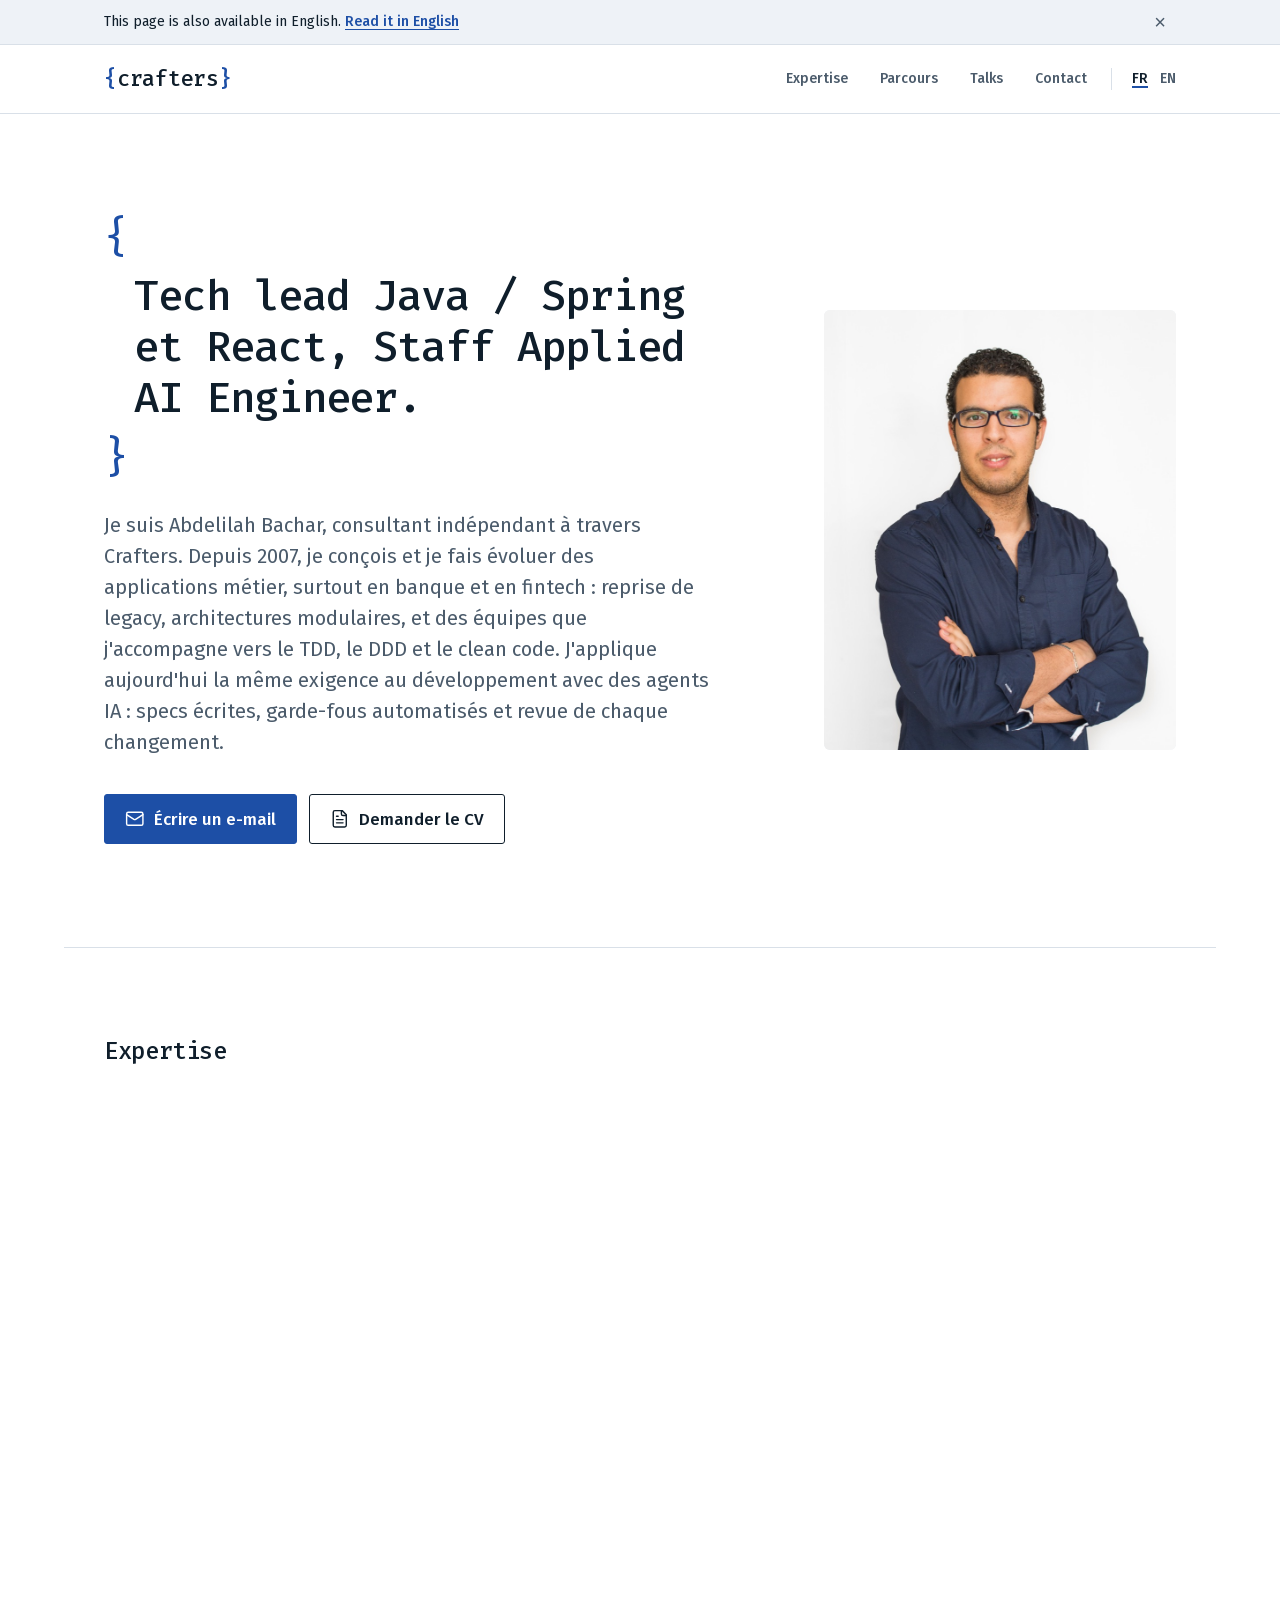
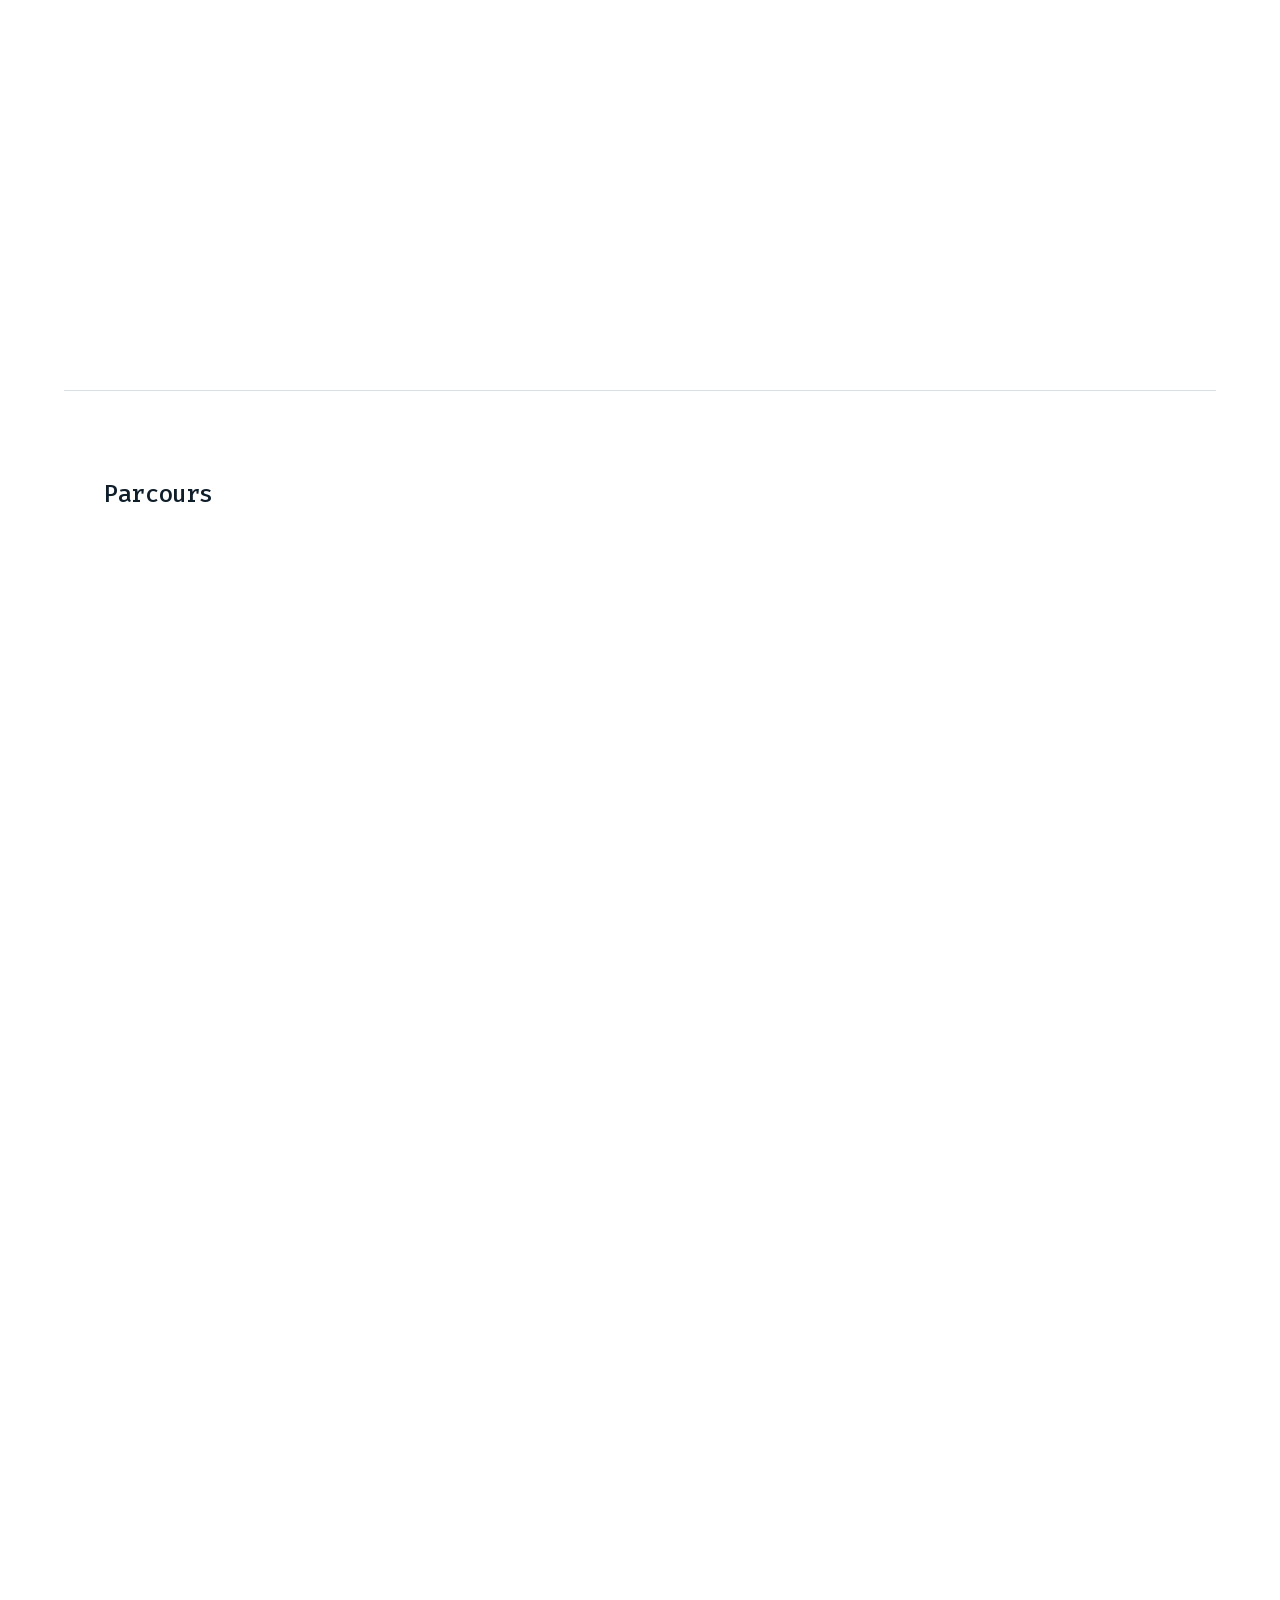
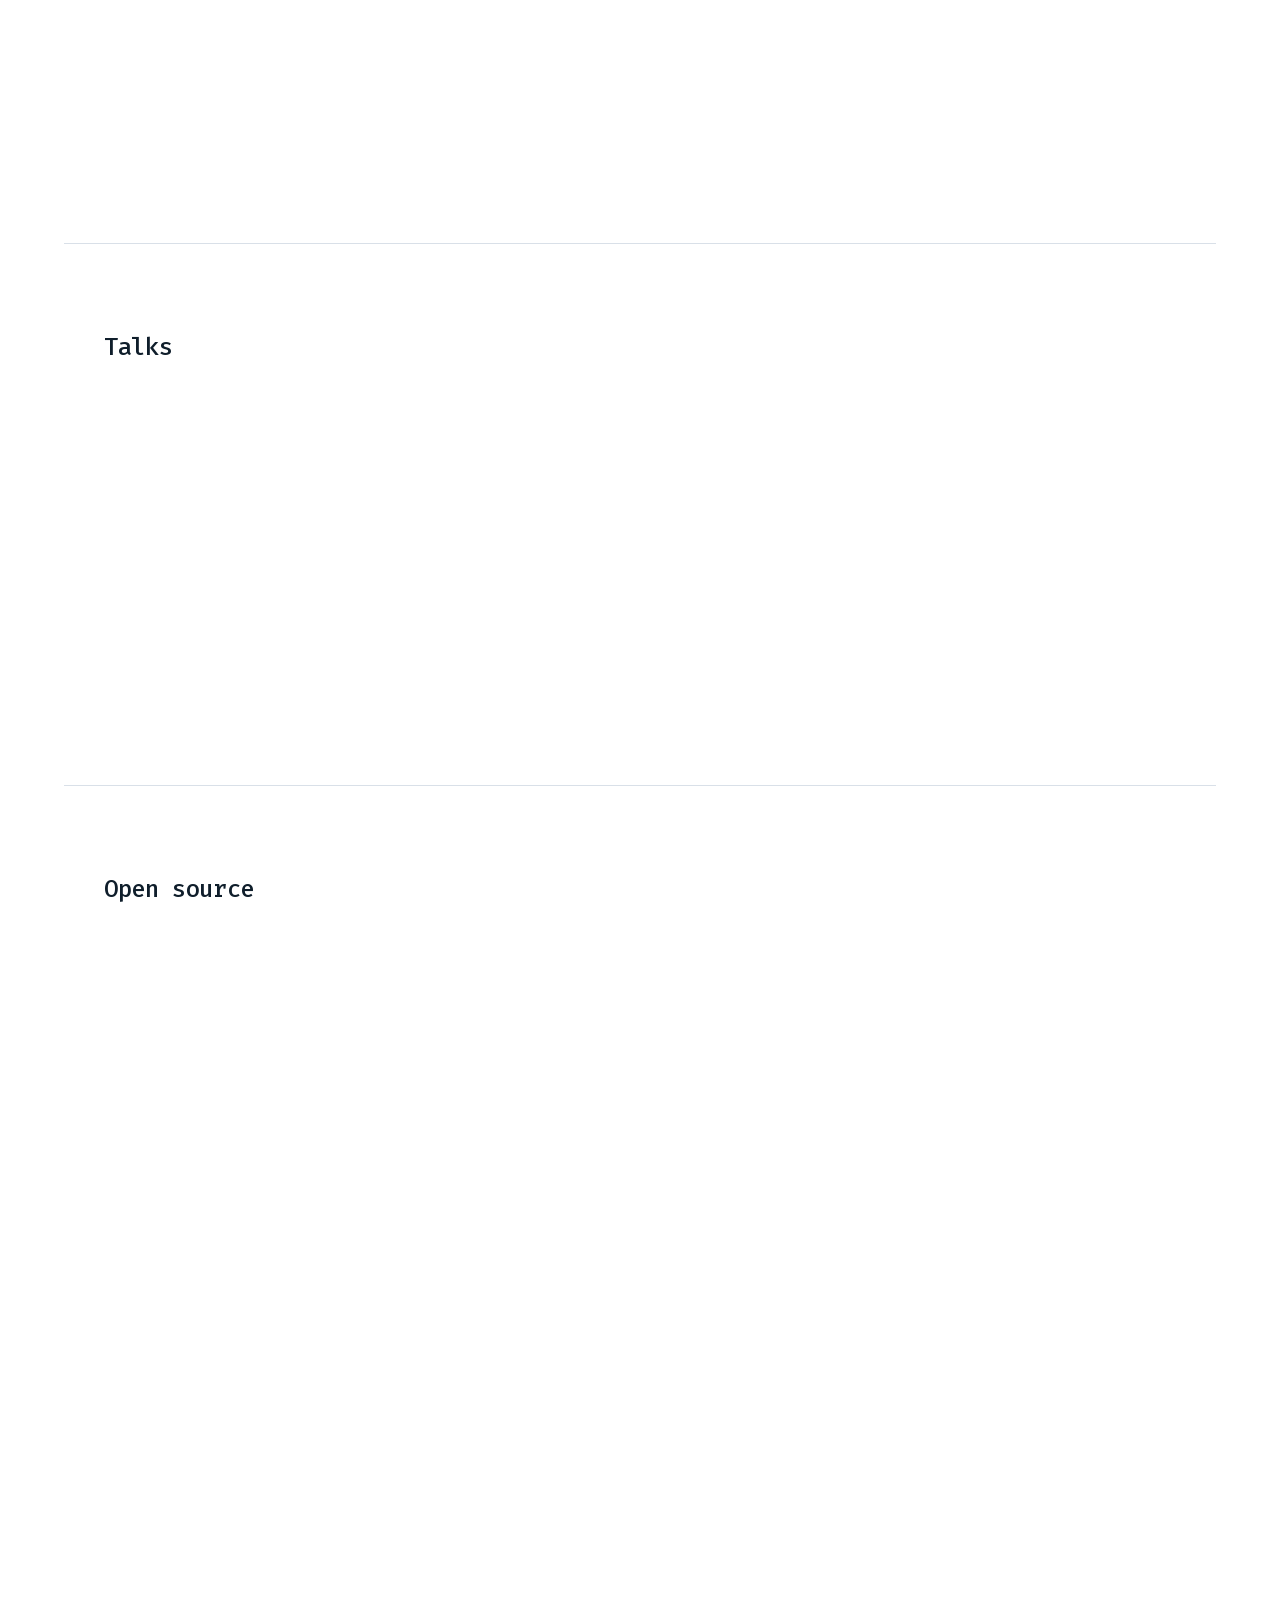
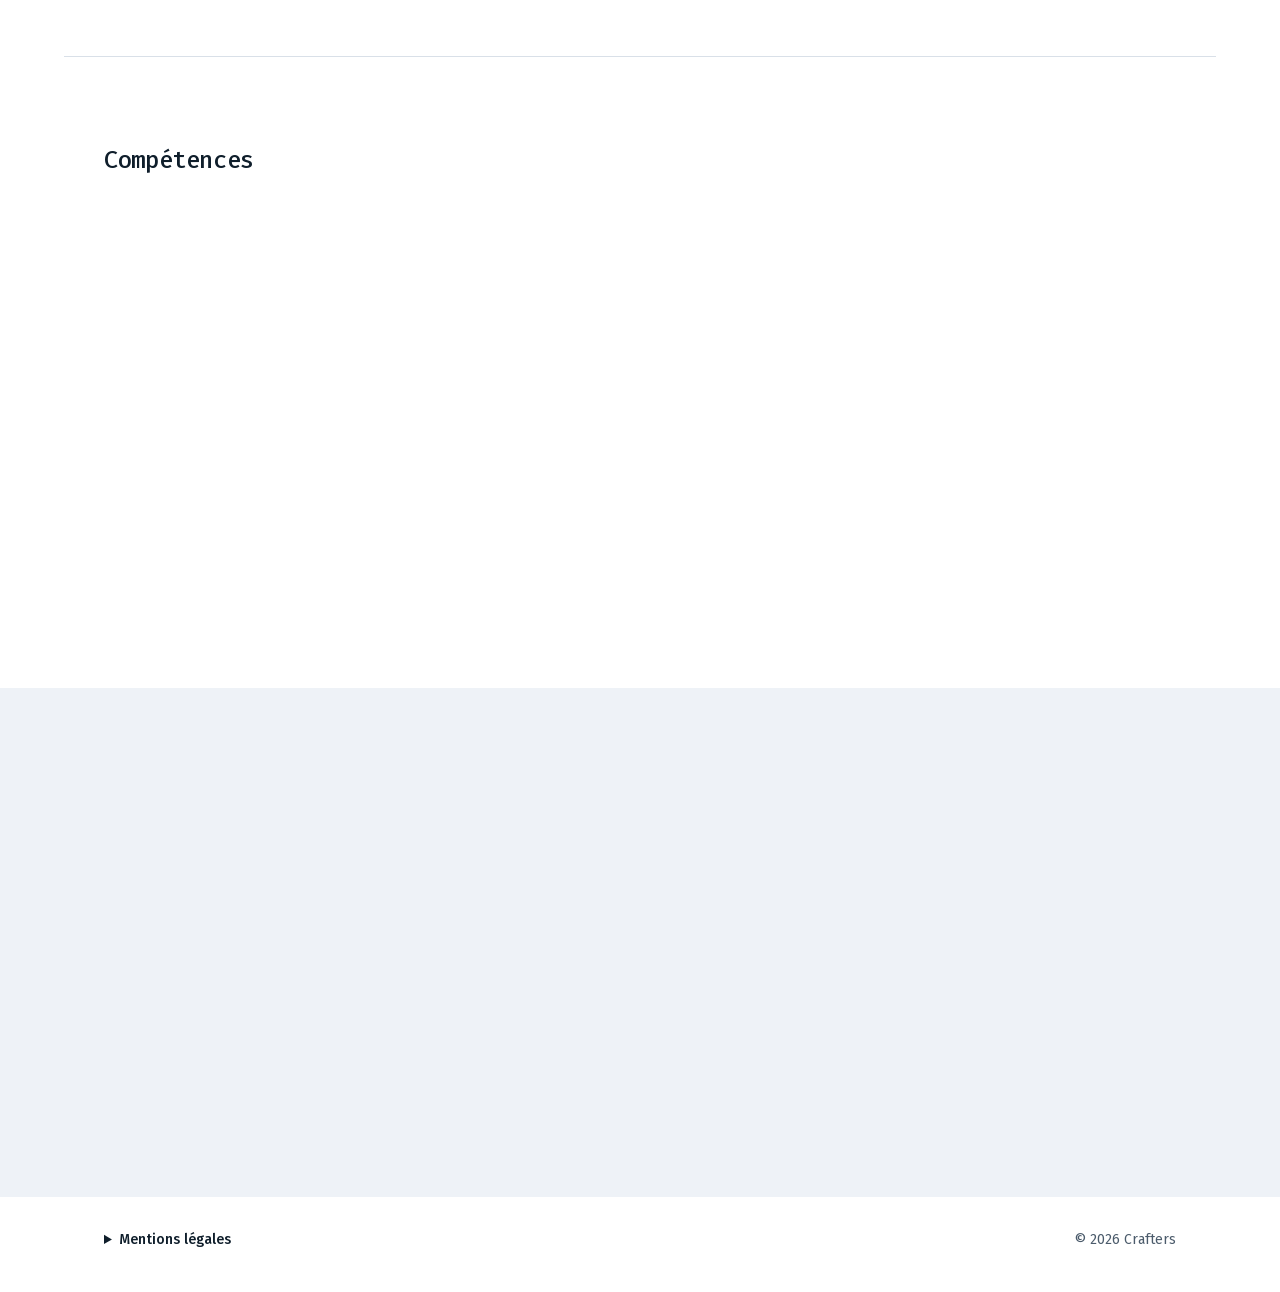
<file: index.html>
<!doctype html>
<html lang="fr">
<head>
  <meta charset="utf-8">
  <meta name="viewport" content="width=device-width, initial-scale=1">
  <meta http-equiv="Content-Security-Policy" content="default-src 'self'; img-src 'self'; script-src 'self'; style-src 'self'; font-src 'self'; frame-src https://www.youtube-nocookie.com; base-uri 'self'; form-action 'none'">
  <title>Crafters – Abdelilah Bachar, tech lead Java / Spring et React, Staff Applied AI Engineer</title>
  <meta name="description" content="Crafters est la société de conseil d'Abdelilah Bachar, tech lead indépendant Java / Spring et React et Staff Applied AI Engineer. Refonte d'applications legacy, architecture hexagonale, accompagnement des équipes en TDD et DDD.">
  <link rel="canonical" href="https://www.crafters.dev/">
  <link rel="alternate" hreflang="fr" href="https://www.crafters.dev/">
  <link rel="alternate" hreflang="en" href="https://www.crafters.dev/en/">
  <link rel="alternate" hreflang="x-default" href="https://www.crafters.dev/">
  <meta name="theme-color" content="#ffffff" media="(prefers-color-scheme: light)">
  <meta name="theme-color" content="#0f1822" media="(prefers-color-scheme: dark)">
  <meta name="color-scheme" content="light dark">

  <meta property="og:type" content="website">
  <meta property="og:locale" content="fr_FR">
  <meta property="og:site_name" content="Crafters">
  <meta property="og:url" content="https://www.crafters.dev/">
  <meta property="og:title" content="Crafters – Abdelilah Bachar, tech lead Java / Spring et React, Staff Applied AI Engineer">
  <meta property="og:description" content="Tech lead indépendant : refonte d'applications legacy, architecture, accompagnement des équipes.">
  <meta property="og:image" content="https://www.crafters.dev/assets/img/og.png">
  <meta property="og:image:width" content="1200">
  <meta property="og:image:height" content="630">
  <meta name="twitter:card" content="summary_large_image">

  <link rel="icon" href="/favicon.svg" type="image/svg+xml">
  <link rel="preload" href="/assets/fonts/firamono-500.woff2" as="font" type="font/woff2" crossorigin>
  <link rel="preload" href="/assets/fonts/firasans-400.woff2" as="font" type="font/woff2" crossorigin>
  <link rel="stylesheet" href="/assets/css/style.css">

  <script type="application/ld+json">
  {
    "@context": "https://schema.org",
    "@graph": [
      {
        "@type": "Organization",
        "@id": "https://www.crafters.dev/#org",
        "name": "Crafters",
        "legalName": "CRAFTERS",
        "url": "https://www.crafters.dev/",
        "logo": "https://www.crafters.dev/assets/img/og.png",
        "email": "abachar@crafters.dev",
        "vatID": "FR05844263392",
        "taxID": "844263392",
        "foundingDate": "2018-11-28",
        "address": {
          "@type": "PostalAddress",
          "streetAddress": "3 chemin des Tionnets",
          "postalCode": "78740",
          "addressLocality": "Vaux-sur-Seine",
          "addressCountry": "FR"
        },
        "founder": { "@id": "https://www.crafters.dev/#me" }
      },
      {
        "@type": "Person",
        "@id": "https://www.crafters.dev/#me",
        "name": "Abdelilah Bachar",
        "jobTitle": ["Tech lead Java / Spring et React", "Staff Applied AI Engineer"],
        "image": "https://www.crafters.dev/assets/img/abachar.jpg",
        "worksFor": { "@id": "https://www.crafters.dev/#org" },
        "sameAs": ["https://github.com/abachar", "https://www.linkedin.com/in/abachar"]
      }
    ]
  }
  </script>
</head>
<body>
  <svg class="sprite" xmlns="http://www.w3.org/2000/svg" aria-hidden="true">
    <defs>
      <symbol id="i-mail" viewBox="0 0 24 24" fill="none" stroke="currentColor" stroke-width="1.75" stroke-linecap="round" stroke-linejoin="round"><rect x="2" y="4" width="20" height="16" rx="2"/><path d="m22 7-8.97 5.7a1.94 1.94 0 0 1-2.06 0L2 7"/></symbol>
      <symbol id="i-file" viewBox="0 0 24 24" fill="none" stroke="currentColor" stroke-width="1.75" stroke-linecap="round" stroke-linejoin="round"><path d="M15 2H6a2 2 0 0 0-2 2v16a2 2 0 0 0 2 2h12a2 2 0 0 0 2-2V7Z"/><path d="M14 2v4a2 2 0 0 0 2 2h4"/><path d="M16 13H8"/><path d="M16 17H8"/><path d="M10 9H8"/></symbol>
      <symbol id="i-github" viewBox="0 0 16 16" fill="currentColor"><path d="M8 0C3.58 0 0 3.58 0 8c0 3.54 2.29 6.53 5.47 7.59.4.07.55-.17.55-.38 0-.19-.01-.82-.01-1.49-2.01.37-2.53-.49-2.69-.94-.09-.23-.48-.94-.82-1.13-.28-.15-.68-.52-.01-.53.63-.01 1.08.58 1.23.82.72 1.21 1.87.87 2.33.66.07-.52.28-.87.51-1.07-1.78-.2-3.64-.89-3.64-3.95 0-.87.31-1.59.82-2.15-.08-.2-.36-1.02.08-2.12 0 0 .67-.21 2.2.82.64-.18 1.32-.27 2-.27.68 0 1.36.09 2 .27 1.53-1.04 2.2-.82 2.2-.82.44 1.1.16 1.92.08 2.12.51.56.82 1.27.82 2.15 0 3.07-1.87 3.75-3.65 3.95.29.25.54.73.54 1.48 0 1.07-.01 1.93-.01 2.2 0 .21.15.46.55.38A8.01 8.01 0 0 0 16 8c0-4.42-3.58-8-8-8z"/></symbol>
      <symbol id="i-linkedin" viewBox="0 0 24 24" fill="currentColor"><path d="M20.45 20.45h-3.55v-5.57c0-1.33-.03-3.04-1.85-3.04-1.85 0-2.14 1.45-2.14 2.94v5.67H9.35V9h3.41v1.56h.05c.48-.9 1.64-1.85 3.37-1.85 3.6 0 4.27 2.37 4.27 5.46v6.28zM5.34 7.43a2.06 2.06 0 1 1 0-4.13 2.06 2.06 0 0 1 0 4.13zM7.12 20.45H3.56V9h3.56v11.45zM22.22 0H1.77C.79 0 0 .77 0 1.73v20.54C0 23.23.79 24 1.77 24h20.45c.98 0 1.78-.77 1.78-1.73V1.73C24 .77 23.2 0 22.22 0z"/></symbol>
    </defs>
  </svg>
  <a class="skip" href="#contenu">Aller au contenu</a>

  <aside class="lang-hint" lang="en" hidden>
    <div class="wrap lang-hint__inner">
      <p>This page is also available in English. <a href="/en/" hreflang="en">Read it in English</a></p>
      <button class="lang-hint__close" type="button" aria-label="Close">×</button>
    </div>
  </aside>

  <header class="site-header">
    <div class="wrap site-header__inner">
      <a class="wordmark" href="/" aria-label="Crafters, accueil">
        <span class="brace" aria-hidden="true">{</span>crafters<span class="brace" aria-hidden="true">}</span>
      </a>
      <nav class="site-nav" aria-label="Navigation principale">
        <a href="#expertise">Expertise</a>
        <a href="#parcours">Parcours</a>
        <a href="#talks">Talks</a>
        <a href="#contact">Contact</a>
      </nav>
      <nav class="lang-switch" aria-label="Langue">
        <a href="/" lang="fr" hreflang="fr" aria-current="page">FR</a>
        <a href="/en/" lang="en" hreflang="en">EN</a>
      </nav>
    </div>
  </header>

  <main id="contenu">
    <section class="hero wrap" aria-labelledby="hero-title">
      <div class="hero__text">
        <h1 id="hero-title" class="statement">
          <span class="statement__brace statement__brace--open" aria-hidden="true">{</span>
          <span class="statement__body">Tech lead Java&nbsp;/&nbsp;Spring et React, Staff Applied AI&nbsp;Engineer.</span>
          <span class="statement__brace statement__brace--close" aria-hidden="true">}</span>
        </h1>
        <p class="lead">
          Je suis Abdelilah Bachar, consultant indépendant à travers Crafters.
          Depuis 2007, je conçois et je fais évoluer des applications métier, surtout en banque
          et en fintech&nbsp;: reprise de legacy, architectures modulaires,
          et des équipes que j'accompagne vers le TDD, le DDD et le clean code.
          J'applique aujourd'hui la même exigence au développement avec des agents IA&nbsp;:
          specs écrites, garde-fous automatisés et revue de chaque changement.
        </p>
        <div class="actions">
          <a class="button button--primary" href="mailto:abachar@crafters.dev"><svg class="icon" aria-hidden="true"><use href="#i-mail"/></svg>Écrire un e-mail</a>
          <a class="button" href="mailto:abachar@crafters.dev?subject=Demande%20de%20CV&amp;body=Bonjour%2C%0D%0A%0D%0APouvez-vous%20m%27envoyer%20votre%20CV%20%3F%0D%0A%0D%0AEntreprise%20%3A%0D%0AMission%20envisag%C3%A9e%20%3A%0D%0A"><svg class="icon" aria-hidden="true"><use href="#i-file"/></svg>Demander le CV</a>
        </div>
      </div>
      <figure class="hero__portrait">
        <img src="/assets/img/abachar.jpg" width="798" height="1200" alt="Portrait d'Abdelilah Bachar">
      </figure>
    </section>

    <section id="expertise" class="block wrap" aria-labelledby="expertise-title">
      <h2 id="expertise-title" class="block__title">Expertise</h2>
      <div class="block__body">
        <dl class="services">
          <div class="service">
            <dt>
              <svg class="service__figure" data-figure="git" viewBox="0 0 320 180" aria-hidden="true" focusable="false">
                <path class="ln" d="M24 124H296"/>
                <path class="ac-ln" data-step="1" d="M44 124C44 92 56 64 76 64H96C112 64 116 96 116 117"/>
                <path class="ac-ln" data-step="2" d="M116 124C116 92 128 64 148 64H168C184 64 188 96 188 117"/>
                <path class="ac-ln" data-step="3" d="M188 124C188 92 200 64 220 64H240C256 64 260 96 260 117"/>
                <circle class="dot" cx="44" cy="124" r="5"/>
                <circle class="ac commit" data-step="1" cx="76" cy="64" r="4.5"/><circle class="ac commit" data-step="1" cx="96" cy="64" r="4.5"/>
                <circle class="ac commit" data-step="2" cx="148" cy="64" r="4.5"/><circle class="ac commit" data-step="2" cx="168" cy="64" r="4.5"/>
                <circle class="ac commit" data-step="3" cx="220" cy="64" r="4.5"/><circle class="ac commit" data-step="3" cx="240" cy="64" r="4.5"/>
                <circle class="ac merge" data-step="1" cx="116" cy="124" r="8"/><path class="check" data-step="1" d="M112.5 124l2.5 2.5 4.5-5"/>
                <circle class="ac merge" data-step="2" cx="188" cy="124" r="8"/><path class="check" data-step="2" d="M184.5 124l2.5 2.5 4.5-5"/>
                <circle class="ac merge" data-step="3" cx="260" cy="124" r="8"/><path class="check" data-step="3" d="M256.5 124l2.5 2.5 4.5-5"/>
                <circle class="dot" data-step="4" cx="290" cy="124" r="5"/>
                <text class="tx" x="24" y="152">main</text>
                <text class="tx" data-step="1" x="70" y="46">feature</text>
                <text class="tx" data-step="1" x="214" y="152">revue de code</text>
              </svg>
              Tech lead d'équipe produit
            </dt>
            <dd>
              Je prends la responsabilité technique d'une ou plusieurs applications&nbsp;:
              choix d'architecture, découpage du travail avec le produit, revues de code,
              et une base de code que l'équipe comprend et ose modifier.
            </dd>
          </div>
          <div class="service">
            <dt>
              <svg class="service__figure" data-figure="legacy" viewBox="0 0 320 180" aria-hidden="true" focusable="false">
                <defs>
                  <marker id="arrow-legacy" viewBox="0 0 10 10" refX="8" refY="5" markerWidth="7" markerHeight="7" orient="auto-start-reverse"><path class="arrow-ac" d="M0 0L10 5L0 10z"/></marker>
                  <marker id="arrow-legacy-grey" viewBox="0 0 10 10" refX="8" refY="5" markerWidth="6" markerHeight="6" orient="auto-start-reverse"><path class="arrow" d="M0 0L10 5L0 10z"/></marker>
                </defs>
                <text class="tx" x="20" y="27">trafic</text>
                <path class="ln" d="M64 23H104" marker-end="url(#arrow-legacy-grey)"/>
                <rect class="ac-soft" x="110" y="10" width="100" height="26" rx="4"/>
                <text class="tx-strong tx-small" x="160" y="27" text-anchor="middle">gateway</text>
                <path class="ln" d="M136 36L84 58" marker-end="url(#arrow-legacy-grey)"/>
                <path class="ac-ln" data-step="3" d="M184 36L236 58" marker-end="url(#arrow-legacy)"/>
                <rect class="box" x="20" y="62" width="116" height="92" rx="4"/>
                <text class="tx" x="28" y="77">legacy</text>
                <rect class="ghost" data-step="1" x="28" y="86" width="44" height="24" rx="3"/>
                <rect class="mod" x="80" y="86" width="44" height="24" rx="3"/>
                <rect class="mod" x="28" y="116" width="44" height="24" rx="3"/>
                <rect class="ghost" data-step="2" x="80" y="116" width="44" height="24" rx="3"/>
                <rect class="box" x="184" y="62" width="116" height="92" rx="4"/>
                <text class="tx" x="192" y="77">nouvelle app</text>
                <rect class="ac-mod" data-step="1" x="192" y="86" width="44" height="24" rx="3"/>
                <rect class="ghost" x="244" y="86" width="44" height="24" rx="3"/>
                <rect class="ghost" x="192" y="116" width="44" height="24" rx="3"/>
                <rect class="ac-mod" data-step="2" x="244" y="116" width="44" height="24" rx="3"/>
                <path class="ac-ln" data-step="3" d="M142 113H176" marker-end="url(#arrow-legacy)"/>
                <text class="tx" data-step="3" x="20" y="172">module par module, sans arrêt de service</text>
              </svg>
              Refonte d'applications legacy
            </dt>
            <dd>
              Moderniser sans tout arrêter. Chez Komgo, la refonte progressive d'une application
              JSF / Spring Web Flow avance en parallèle des nouvelles fonctionnalités.
              À la Société Générale, la plateforme de financement a été réécrite puis l'ancienne décommissionnée.
            </dd>
          </div>
          <div class="service">
            <dt>
              <svg class="service__figure" data-figure="hexagon" viewBox="0 0 320 180" aria-hidden="true" focusable="false">
                <polygon class="box" points="160,28 213.7,59 213.7,121 160,152 106.3,121 106.3,59"/>
                <polygon class="ac-soft" points="160,52 192.9,71 192.9,109 160,128 127.1,109 127.1,71"/>
                <text class="tx-strong tx-small" x="160" y="94" text-anchor="middle">domaine</text>
                <path class="ln" d="M78 56L106 72M78 124L106 108M242 56L214 72M242 124L214 108"/>
                <rect class="ac" data-step="1" x="102" y="68" width="8" height="8" rx="1"/><rect class="ac" data-step="2" x="102" y="104" width="8" height="8" rx="1"/>
                <rect class="ac" data-step="3" x="210" y="68" width="8" height="8" rx="1"/><rect class="ac" data-step="4" x="210" y="104" width="8" height="8" rx="1"/>
                <g class="adapter adapter--l" data-step="1"><rect class="box" x="18" y="45" width="60" height="22" rx="3"/><text class="tx" x="48" y="60" text-anchor="middle">REST</text></g>
                <g class="adapter adapter--l" data-step="2"><rect class="box" x="18" y="113" width="60" height="22" rx="3"/><text class="tx" x="48" y="128" text-anchor="middle">React</text></g>
                <g class="adapter adapter--r" data-step="3"><rect class="box" x="242" y="45" width="66" height="22" rx="3"/><text class="tx" x="275" y="60" text-anchor="middle">Postgres</text></g>
                <g class="adapter adapter--r" data-step="4"><rect class="box" x="242" y="113" width="66" height="22" rx="3"/><text class="tx" x="275" y="128" text-anchor="middle">RabbitMQ</text></g>
                <text class="tx" data-step="4" x="160" y="172" text-anchor="middle">ports et adaptateurs</text>
              </svg>
              Architecture
            </dt>
            <dd>
              Architecture hexagonale, DDD, microservices quand ils se justifient,
              event sourcing et CQRS là où l'historique compte. Sur Spring Boot,
              déployé sur Kubernetes, AWS ou Azure.
            </dd>
          </div>
          <div class="service">
            <dt>
              <svg class="service__figure" data-figure="tdd" viewBox="0 0 320 180" aria-hidden="true" focusable="false">
                <defs><marker id="arrow-tdd" viewBox="0 0 10 10" refX="8" refY="5" markerWidth="6" markerHeight="6" orient="auto-start-reverse"><path class="arrow" d="M0 0L10 5L0 10z"/></marker></defs>
                <path class="ln" data-step="1" d="M171.4 36.2A55 55 0 0 1 212.3 107" marker-end="url(#arrow-tdd)"/>
                <path class="ln" data-step="2" d="M200.9 126.8A55 55 0 0 1 119.1 126.8" marker-end="url(#arrow-tdd)"/>
                <path class="ln" data-step="3" d="M107.7 107A55 55 0 0 1 148.6 36.2" marker-end="url(#arrow-tdd)"/>
                <circle class="red" data-step="1" cx="160" cy="35" r="9"/>
                <circle class="green" data-step="2" cx="207.6" cy="117.5" r="9"/>
                <circle class="ac" data-step="3" cx="112.4" cy="117.5" r="9"/>
                <text class="tx-strong tx-accent" data-step="4" x="160" y="95" text-anchor="middle">TDD</text>
                <text class="tx" data-step="1" x="176" y="30">test rouge</text>
                <text class="tx" data-step="2" x="223" y="134">vert</text>
                <text class="tx" data-step="3" x="97" y="134" text-anchor="end">refactor</text>
                <text class="tx" data-step="4" x="160" y="172" text-anchor="middle">en binôme, à chaque fonctionnalité</text>
              </svg>
              Accompagnement des équipes
            </dt>
            <dd>
              Pair programming, coding dojos, mentoring sur le TDD, le BDD et le clean code.
              J'ai aussi accompagné sept équipes distribuées entre Paris et Bangalore.
            </dd>
          </div>
        </dl>
      </div>
    </section>

    <section id="parcours" class="block wrap" aria-labelledby="parcours-title">
      <h2 id="parcours-title" class="block__title">Parcours</h2>
      <div class="block__body">
        <ol class="timeline">
          <li class="mission">
            <p class="mission__dates"><time datetime="2023-01">2023</time> à aujourd'hui</p>
            <div class="mission__content">
              <h3 class="mission__title">Tech lead senior <span class="mission__client">Komgo</span></h3>
              <p>Je pilote techniquement deux applications de trade finance. Sur Konsole, je mène la refonte progressive d'un legacy JSF / Spring Web Flow sans interrompre le service. Borrowing Base est une nouvelle plateforme en React / TypeScript, bâtie sur une architecture hexagonale. J'accompagne l'équipe au quotidien par les revues de code et le mentoring sur le TDD et le clean code.</p>
              <p class="mission__stack">Java, Kotlin, Spring Boot, React, TypeScript, RabbitMQ, Keycloak, Airflow, AWS, Kubernetes. Shape Up.</p>
            </div>
          </li>
          <li class="mission">
            <p class="mission__dates"><time datetime="2015-01">2015</time> à <time datetime="2022-12">2022</time></p>
            <div class="mission__content">
              <h3 class="mission__title">Tech lead senior <span class="mission__client">Société Générale CIB</span></h3>
              <p>J'ai mené la réécriture complète de la Financing Platform jusqu'au décommissionnement de l'ancienne. J'étais le tech lead de sept équipes, deux à Paris et cinq à Bangalore, sur une architecture microservices en event sourcing et CQRS. J'ai mis en place les feature teams et formé les équipes au TDD, au BDD et au DDD.</p>
              <p class="mission__stack">Java, Kotlin, Spring Boot, RabbitMQ, ForgeRock, Angular, Kubernetes. Scrum, XP.</p>
            </div>
          </li>
          <li class="mission">
            <p class="mission__dates"><time datetime="2013-01">2013</time> à <time datetime="2014-12">2014</time></p>
            <div class="mission__content">
              <h3 class="mission__title">Scrum master et tech lead front-end <span class="mission__client">XebiaLabs</span></h3>
              <p>J'ai piloté la refonte de l'interface de XL Deploy, l'outil de déploiement automatisé de l'éditeur, en AngularJS et en Kanban avec feature toggles. J'ai aussi été Scrum master d'une équipe produit, avec pair programming et coding dojos.</p>
              <p class="mission__stack">AngularJS, Java, Spring, Hibernate, Oracle. TDD, BDD.</p>
            </div>
          </li>
          <li class="mission">
            <p class="mission__dates"><time datetime="2011-05">2011</time> à <time datetime="2012-12">2012</time></p>
            <div class="mission__content">
              <h3 class="mission__title">Développeur Java <span class="mission__client">Accor</span></h3>
              <p>Sur l'application de gestion des plannings des collaborateurs du groupe, je développais en TDD et j'ai audité et optimisé le code. J'ai mis en place l'authentification unique avec CAS et administré Artifactory.</p>
              <p class="mission__stack">Java, Spring, Hibernate, JSF, Oracle.</p>
            </div>
          </li>
          <li class="mission">
            <p class="mission__dates"><time datetime="2007-07">2007</time> à <time datetime="2011-05">2011</time></p>
            <div class="mission__content">
              <h3 class="mission__title">Développeur Java <span class="mission__client">Atos Worldline, Maroc</span></h3>
              <p>J'ai travaillé sur Xenturion, le système de gestion des terminaux de paiement électronique&nbsp;: développement en TDD, tests automatisés avec Selenium, audit et optimisation du code.</p>
              <p class="mission__stack">Java, Spring, EJB3, JPA, JSF, Oracle, JBoss.</p>
            </div>
          </li>
        </ol>
      </div>
    </section>

    <section id="talks" class="block wrap" aria-labelledby="talks-title">
      <h2 id="talks-title" class="block__title">Talks</h2>
      <div class="block__body">
        <div class="talks">
          <article class="talk">
            <div class="video" data-youtube="ZE7nZMry898">
              <img src="/assets/img/talk-ZE7nZMry898.jpg" width="960" height="540" alt="" loading="lazy">
              <button class="video__play" type="button"><span class="visually-hidden">Lire la vidéo : GraphQL et Falcor, un nouveau regard sur les architectures REST&nbsp;?</span></button>
            </div>
            <h3 class="talk__title">GraphQL et Falcor, un nouveau regard sur les architectures REST&nbsp;?</h3>
            <p class="talk__event">XebiCon 2016</p>
          </article>
          <article class="talk">
            <div class="video" data-youtube="rgzrByrqRTY">
              <img src="/assets/img/talk-rgzrByrqRTY.jpg" width="960" height="540" alt="" loading="lazy">
              <button class="video__play" type="button"><span class="visually-hidden">Lire la vidéo : React / Redux, la stack tendance, efficace et performante</span></button>
            </div>
            <h3 class="talk__title">React / Redux, la stack tendance, efficace et performante</h3>
            <p class="talk__event">Le mois du JS, 2016. <a href="https://github.com/abachar/moisdujs-react">Code de la démo</a></p>
          </article>
        </div>
        <p class="note">Les vidéos sont hébergées par YouTube et ne se chargent que si vous cliquez dessus.</p>
      </div>
    </section>

    <section id="open-source" class="block wrap" aria-labelledby="oss-title">
      <h2 id="oss-title" class="block__title">Open source</h2>
      <div class="block__body">
        <ul class="repos">
          <li>
            <a href="https://github.com/codeceptjs/CodeceptJS">CodeceptJS</a>
            <p>Quelques contributions au framework de tests d'acceptance pour Node.js.</p>
          </li>
          <li>
            <a href="https://github.com/abachar/foreman">Foreman</a>
            <p>Un espace de travail natif pour macOS, organisé autour des agents IA en ligne de commande : explorateur, éditeur, Git, Postgres et navigateur intégrés. Swift 6, SwiftUI et AppKit. Développé de bout en bout par des agents IA, encadrés par des specs, des règles contre la sur-ingénierie et une CI stricte.</p>
          </li>
          <li>
            <a href="https://github.com/abachar/Kanstrimi-TV">Kanstrimi TV</a>
            <p>Un système de streaming personnel : un serveur Node.js, Hono et Postgres qui importe et enrichit un catalogue via TMDB, et une app native Apple TV et iPhone en SwiftUI. Développé avec des agents IA, sous le contrôle des tests, du typage et de la revue de chaque changement.</p>
          </li>
          <li>
            <a href="https://github.com/abachar/linstant-gourmand">L'Instant Gourmand</a>
            <p>L'application de gestion d'un traiteur : commandes, achats avec import bancaire, stock et rapport fiscal mensuel. Next.js, React, Drizzle et PostgreSQL. Mon premier projet développé avec des agents IA.</p>
          </li>
          <li>
            <a href="https://github.com/abachar/hexagonal-bank">Hexagonal Bank</a>
            <p>Le kata du compte bancaire, en Java, sur une architecture hexagonale.</p>
          </li>
        </ul>
        <p class="more"><a class="with-icon" href="https://github.com/abachar"><svg class="icon" aria-hidden="true"><use href="#i-github"/></svg>Tous les dépôts sur GitHub</a></p>
      </div>
    </section>

    <section id="competences" class="block wrap" aria-labelledby="skills-title">
      <h2 id="skills-title" class="block__title">Compétences</h2>
      <div class="block__body">
        <dl class="skills">
          <div><dt>Langages</dt><dd>Java, Kotlin, Scala, TypeScript, JavaScript, Python, SQL</dd></div>
          <div><dt>Frameworks</dt><dd>Spring Boot, Spring Cloud, Hibernate, React, Next.js, Angular, Vue.js</dd></div>
          <div><dt>Architecture</dt><dd>Hexagonale, DDD, microservices, event sourcing, CQRS</dd></div>
          <div><dt>Données</dt><dd>PostgreSQL, Oracle, MongoDB, Elasticsearch, Redis, RabbitMQ</dd></div>
          <div><dt>Cloud et CI/CD</dt><dd>Docker, Kubernetes, Flux, Helm, AWS, Azure, GitLab CI, Jenkins</dd></div>
          <div><dt>Méthodes</dt><dd>Scrum, Kanban, XP, Shape Up, TDD, BDD, clean code</dd></div>
          <div><dt>Langues</dt><dd>Français, anglais professionnel, arabe</dd></div>
          <div><dt>Formation</dt><dd>Maîtrise d'informatique (major de promotion), Sun Certified Java Programmer, Cloudera Spark et Hadoop</dd></div>
        </dl>
      </div>
    </section>

    <section id="contact" class="contact" aria-labelledby="contact-title">
      <div class="wrap contact__inner">
        <h2 id="contact-title" class="contact__title">Un projet, une mission&nbsp;?</h2>
        <p class="contact__text">Décrivez-moi le contexte, l'équipe et le besoin en quelques lignes. Je vous envoie mon CV sur simple demande.</p>
        <p class="contact__email"><a href="mailto:abachar@crafters.dev"><svg class="icon contact__email-icon" aria-hidden="true"><use href="#i-mail"/></svg>abachar@crafters.dev</a></p>
        <ul class="contact__links">
          <li><a class="with-icon" href="https://www.linkedin.com/in/abachar"><svg class="icon" aria-hidden="true"><use href="#i-linkedin"/></svg>LinkedIn</a></li>
          <li><a class="with-icon" href="https://github.com/abachar"><svg class="icon" aria-hidden="true"><use href="#i-github"/></svg>GitHub</a></li>
        </ul>
      </div>
    </section>
  </main>

  <footer class="site-footer">
    <div class="wrap">
      <details class="legal">
        <summary>Mentions légales</summary>
        <div class="legal__body">
          <p>
            <strong>Éditeur.</strong> CRAFTERS, société à responsabilité limitée<!-- TODO: au capital de X € -->,
            immatriculée sous le numéro SIREN 844&nbsp;263&nbsp;392 (RCS Versailles).
            Siège social&nbsp;: 3 chemin des Tionnets, 78740 Vaux-sur-Seine.
            TVA intracommunautaire&nbsp;: FR05844263392.
            Contact&nbsp;: <a href="mailto:abachar@crafters.dev">abachar@crafters.dev</a>.
          </p>
          <p><strong>Directeur de la publication.</strong> Abdelilah Bachar, gérant.</p>
          <p>
            <strong>Hébergement.</strong> GitHub, Inc. (GitHub Pages), 88 Colin P. Kelly Jr. Street,
            San Francisco, CA 94107, États-Unis.
          </p>
          <p>
            <strong>Données personnelles.</strong> Ce site ne dépose aucun cookie et n'utilise aucun outil
            de mesure d'audience. Les vidéos YouTube ne sont chargées qu'à votre demande&nbsp;; YouTube
            applique alors sa propre politique de confidentialité.
          </p>
        </div>
      </details>
      <p class="site-footer__meta">© 2026 Crafters</p>
    </div>
  </footer>

  <script src="/assets/js/main.js" defer></script>
</body>
</html>
</file>
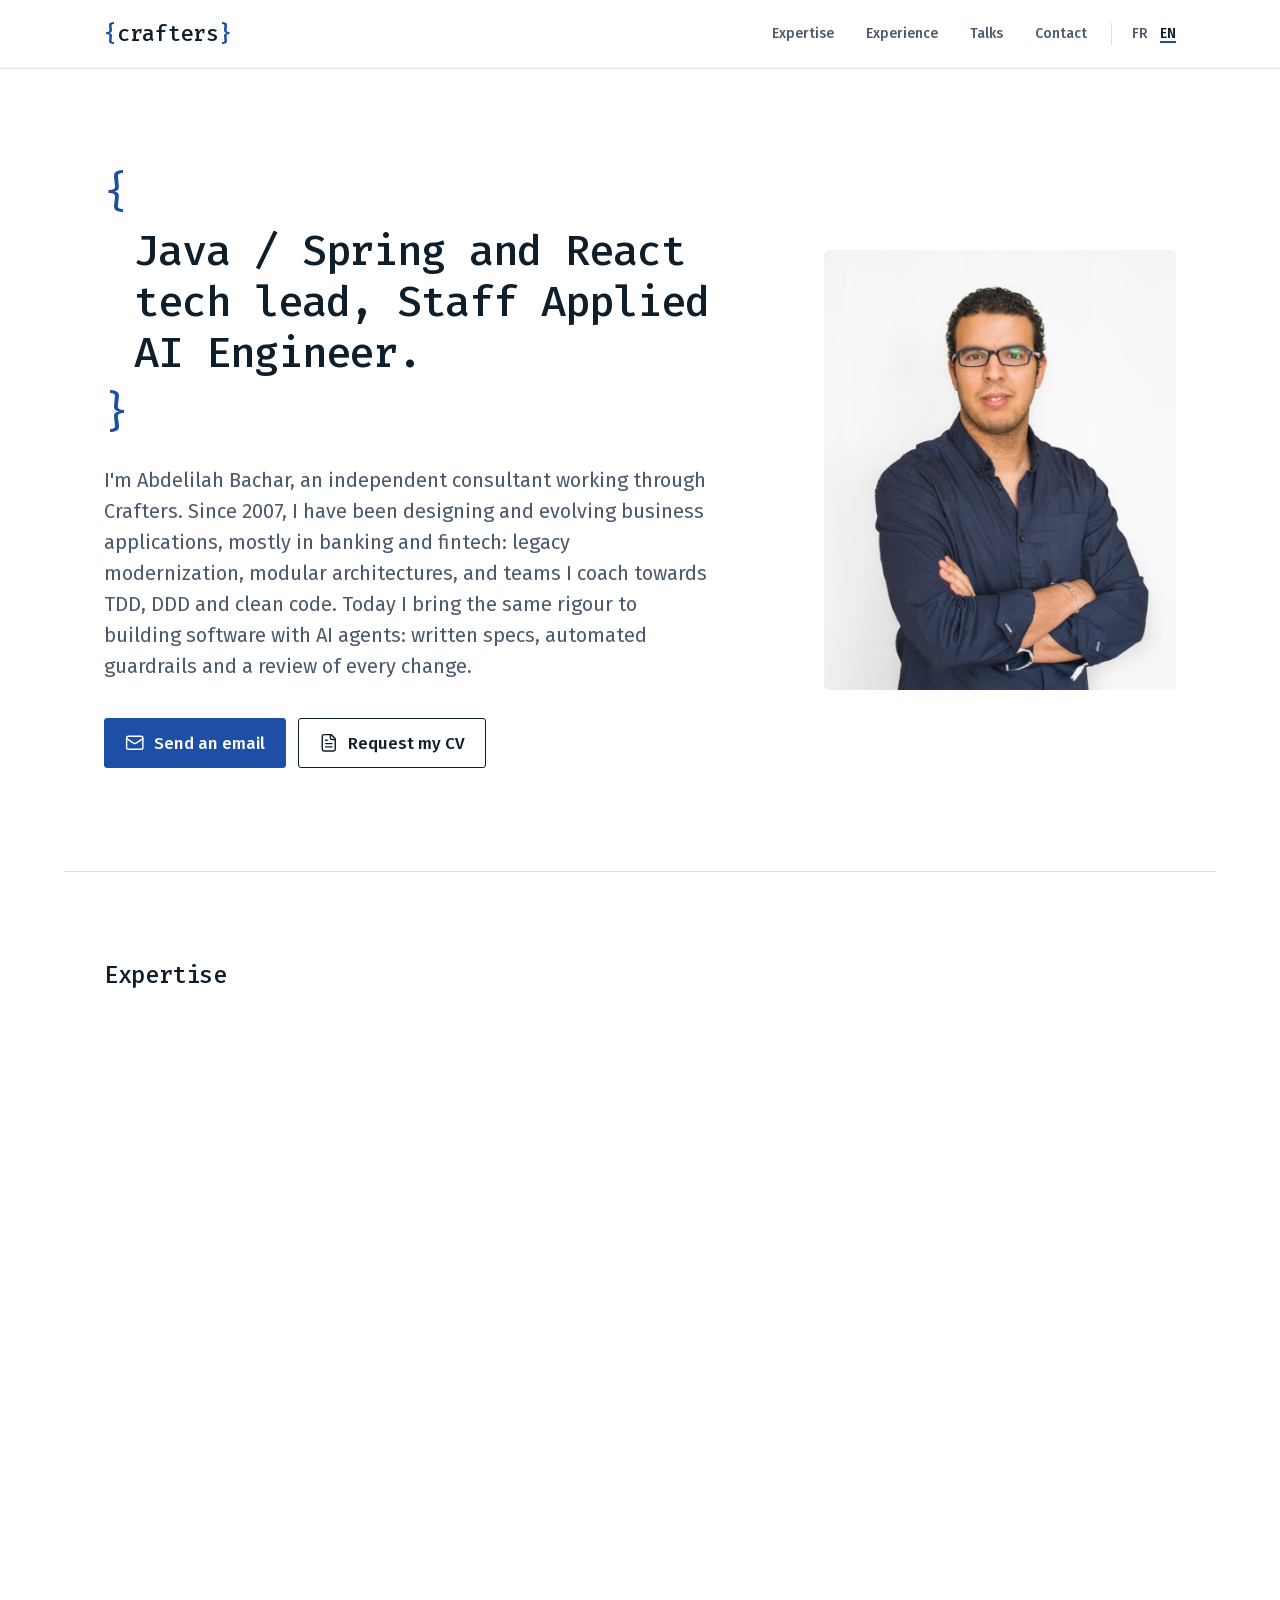
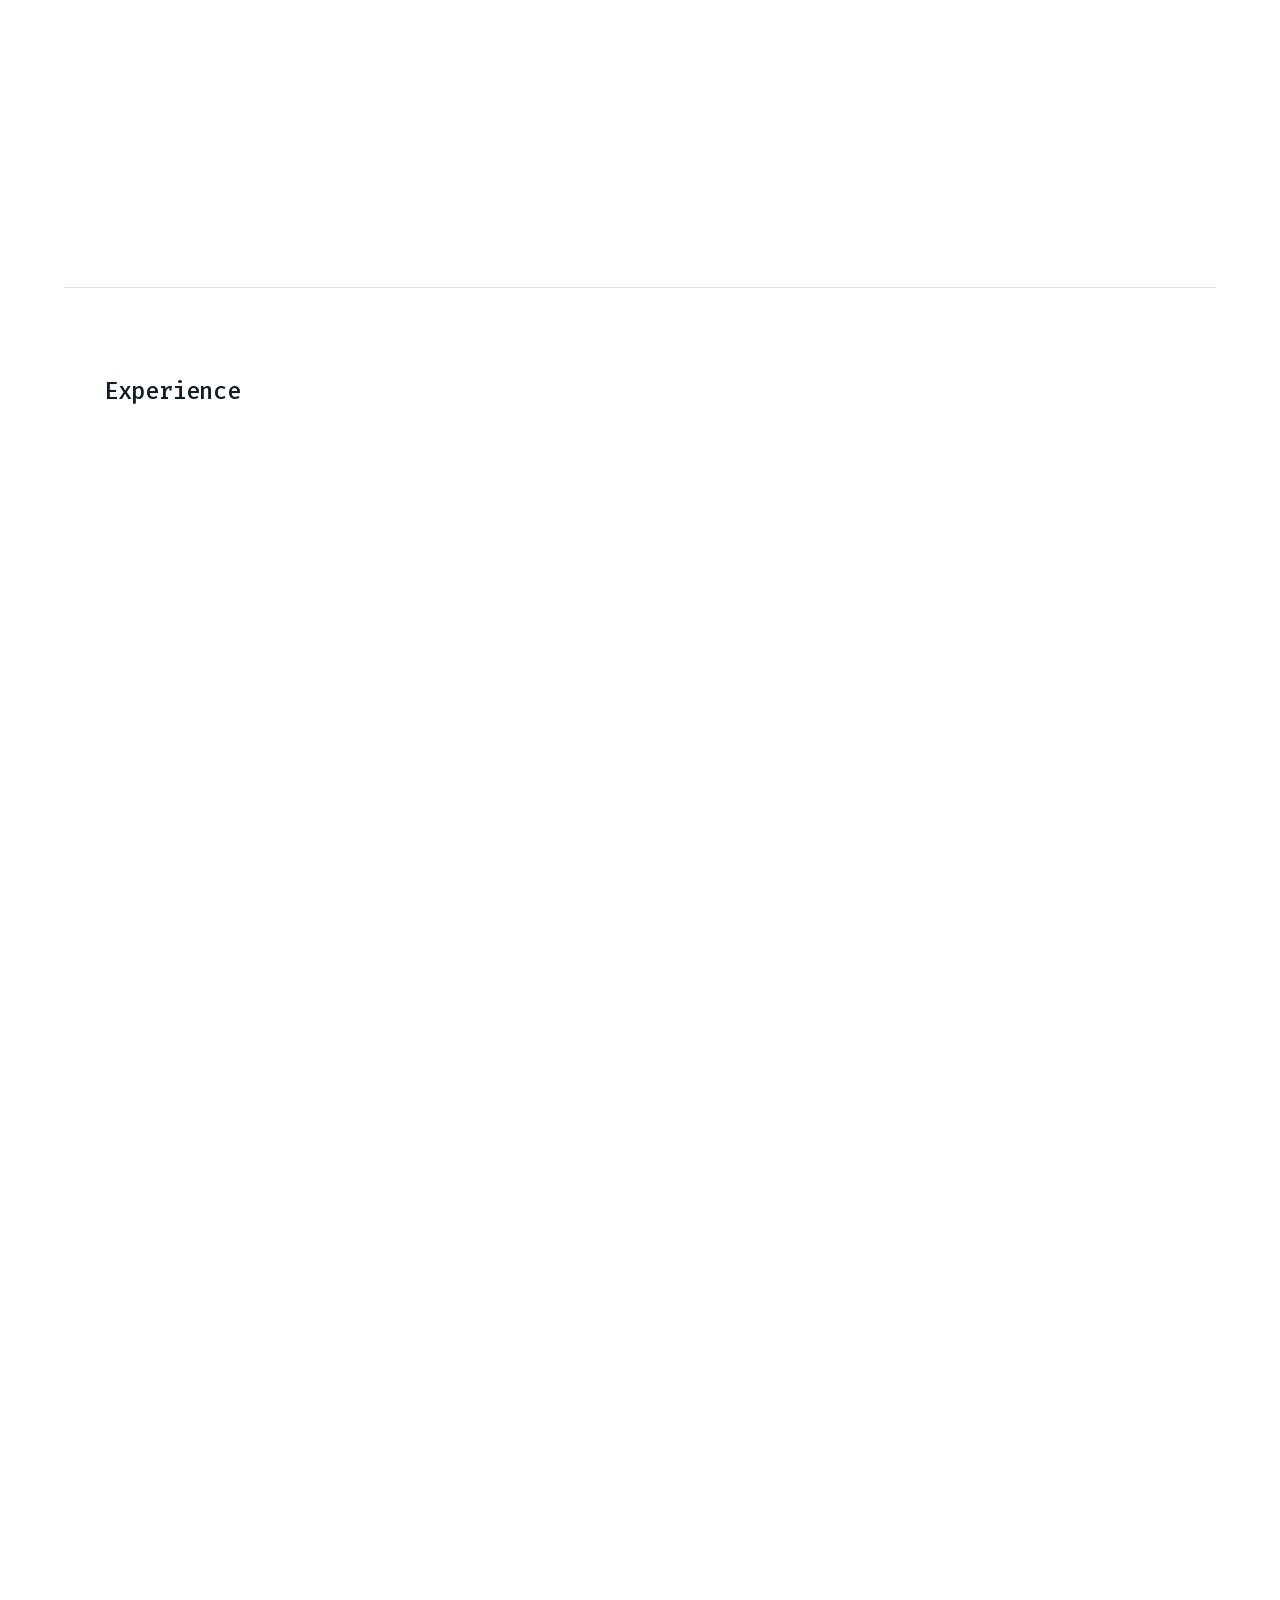
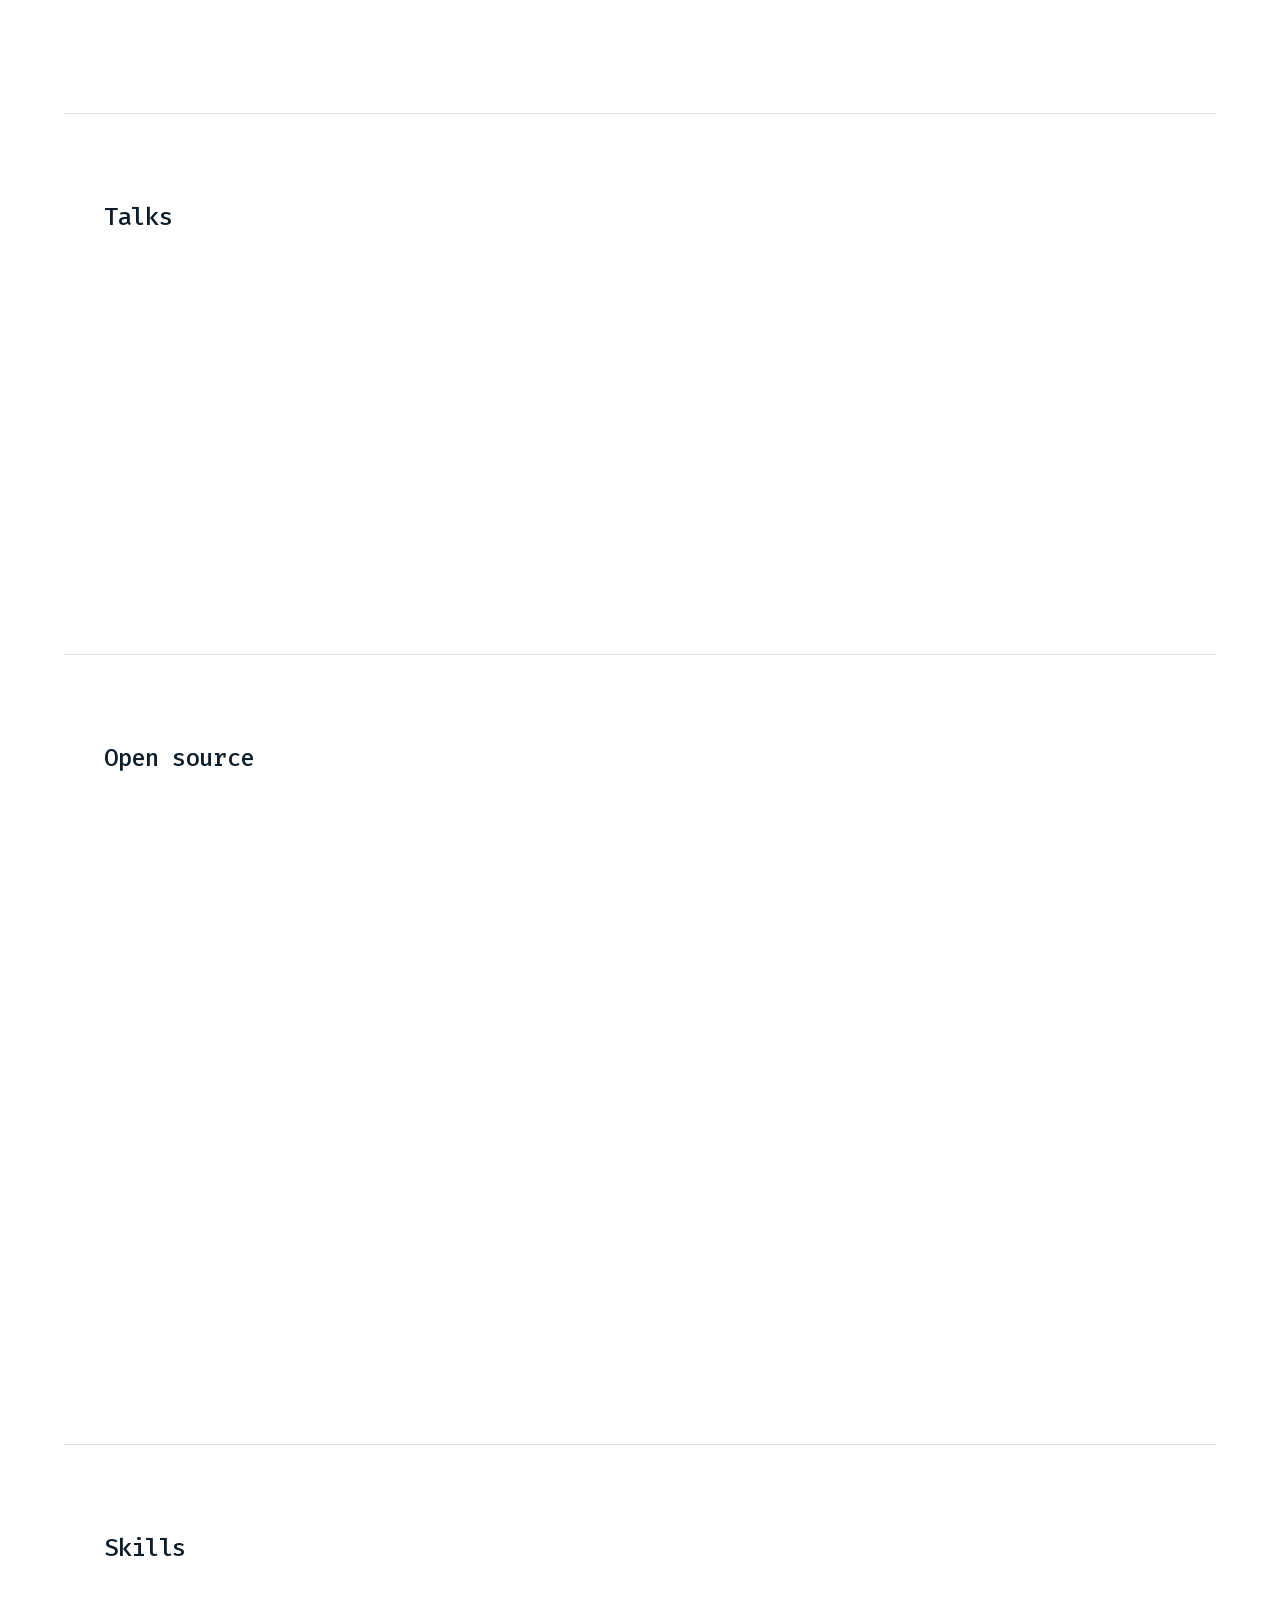
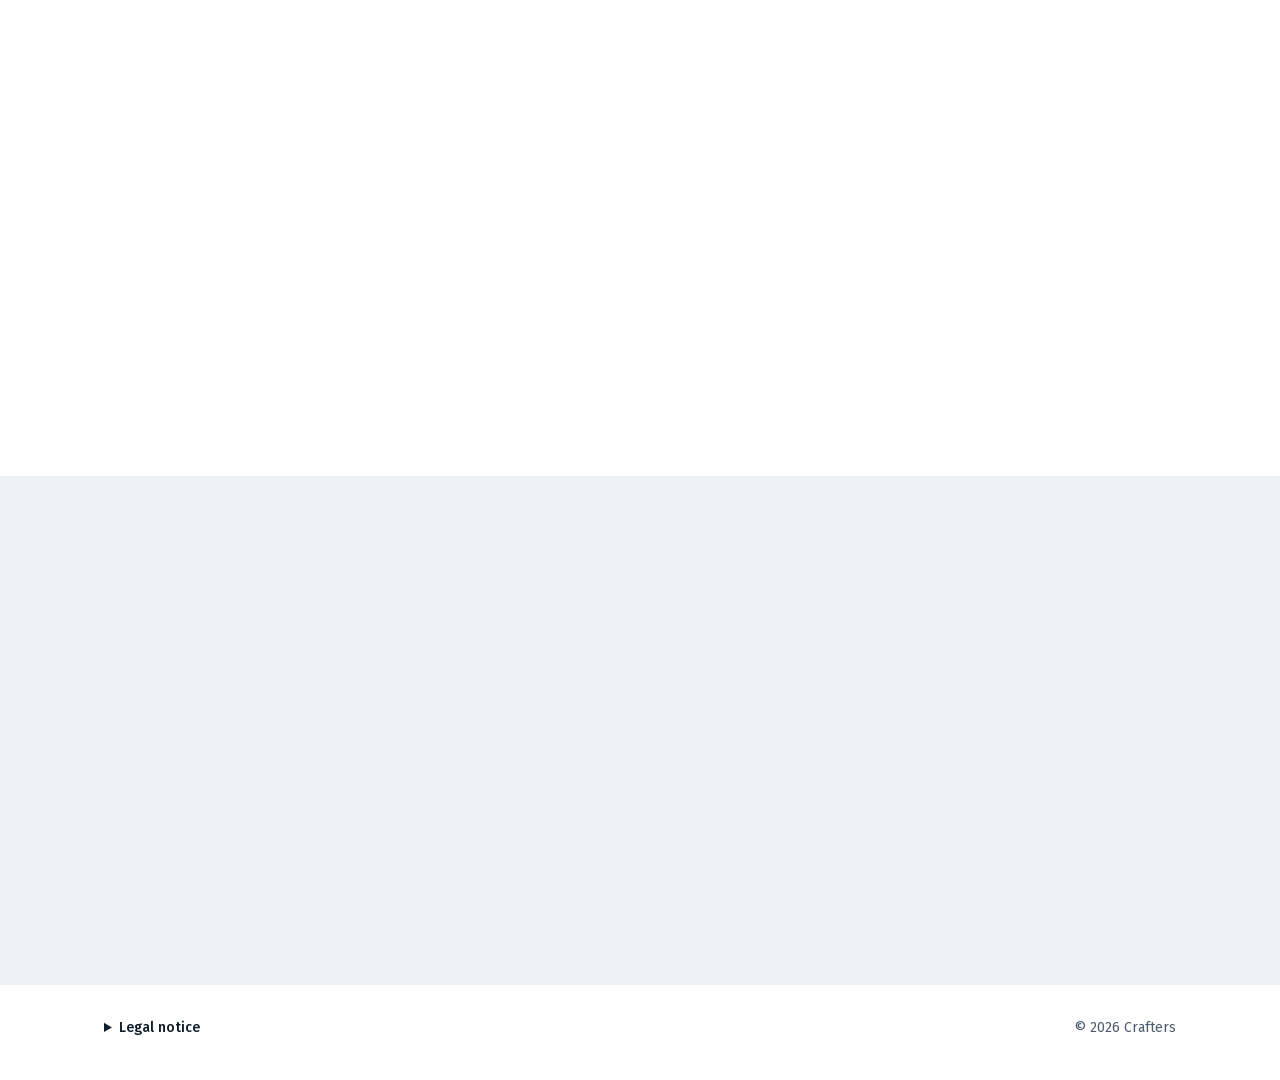
<file: en/index.html>
<!doctype html>
<html lang="en">
<head>
  <meta charset="utf-8">
  <meta name="viewport" content="width=device-width, initial-scale=1">
  <meta http-equiv="Content-Security-Policy" content="default-src 'self'; img-src 'self'; script-src 'self'; style-src 'self'; font-src 'self'; frame-src https://www.youtube-nocookie.com; base-uri 'self'; form-action 'none'">
  <title>Crafters – Abdelilah Bachar, Java / Spring and React tech lead, Staff Applied AI Engineer</title>
  <meta name="description" content="Crafters is the consulting company of Abdelilah Bachar, independent Java / Spring and React tech lead and Staff Applied AI Engineer. Legacy modernization, hexagonal architecture, coaching teams in TDD and DDD.">
  <link rel="canonical" href="https://www.crafters.dev/en/">
  <link rel="alternate" hreflang="fr" href="https://www.crafters.dev/">
  <link rel="alternate" hreflang="en" href="https://www.crafters.dev/en/">
  <link rel="alternate" hreflang="x-default" href="https://www.crafters.dev/">
  <meta name="theme-color" content="#ffffff" media="(prefers-color-scheme: light)">
  <meta name="theme-color" content="#0f1822" media="(prefers-color-scheme: dark)">
  <meta name="color-scheme" content="light dark">

  <meta property="og:type" content="website">
  <meta property="og:locale" content="en_GB">
  <meta property="og:locale:alternate" content="fr_FR">
  <meta property="og:site_name" content="Crafters">
  <meta property="og:url" content="https://www.crafters.dev/en/">
  <meta property="og:title" content="Crafters – Abdelilah Bachar, Java / Spring and React tech lead, Staff Applied AI Engineer">
  <meta property="og:description" content="Independent tech lead: legacy modernization, architecture, team coaching.">
  <meta property="og:image" content="https://www.crafters.dev/assets/img/og.png">
  <meta property="og:image:width" content="1200">
  <meta property="og:image:height" content="630">
  <meta name="twitter:card" content="summary_large_image">

  <link rel="icon" href="/favicon.svg" type="image/svg+xml">
  <link rel="preload" href="/assets/fonts/firamono-500.woff2" as="font" type="font/woff2" crossorigin>
  <link rel="preload" href="/assets/fonts/firasans-400.woff2" as="font" type="font/woff2" crossorigin>
  <link rel="stylesheet" href="/assets/css/style.css">

  <script type="application/ld+json">
  {
    "@context": "https://schema.org",
    "@graph": [
      {
        "@type": "Organization",
        "@id": "https://www.crafters.dev/#org",
        "name": "Crafters",
        "legalName": "CRAFTERS",
        "url": "https://www.crafters.dev/",
        "logo": "https://www.crafters.dev/assets/img/og.png",
        "email": "abachar@crafters.dev",
        "vatID": "FR05844263392",
        "taxID": "844263392",
        "foundingDate": "2018-11-28",
        "address": {
          "@type": "PostalAddress",
          "streetAddress": "3 chemin des Tionnets",
          "postalCode": "78740",
          "addressLocality": "Vaux-sur-Seine",
          "addressCountry": "FR"
        },
        "founder": { "@id": "https://www.crafters.dev/#me" }
      },
      {
        "@type": "Person",
        "@id": "https://www.crafters.dev/#me",
        "name": "Abdelilah Bachar",
        "jobTitle": ["Java / Spring and React tech lead", "Staff Applied AI Engineer"],
        "image": "https://www.crafters.dev/assets/img/abachar.jpg",
        "worksFor": { "@id": "https://www.crafters.dev/#org" },
        "sameAs": ["https://github.com/abachar", "https://www.linkedin.com/in/abachar"]
      }
    ]
  }
  </script>
</head>
<body>
  <svg class="sprite" xmlns="http://www.w3.org/2000/svg" aria-hidden="true">
    <defs>
      <symbol id="i-mail" viewBox="0 0 24 24" fill="none" stroke="currentColor" stroke-width="1.75" stroke-linecap="round" stroke-linejoin="round"><rect x="2" y="4" width="20" height="16" rx="2"/><path d="m22 7-8.97 5.7a1.94 1.94 0 0 1-2.06 0L2 7"/></symbol>
      <symbol id="i-file" viewBox="0 0 24 24" fill="none" stroke="currentColor" stroke-width="1.75" stroke-linecap="round" stroke-linejoin="round"><path d="M15 2H6a2 2 0 0 0-2 2v16a2 2 0 0 0 2 2h12a2 2 0 0 0 2-2V7Z"/><path d="M14 2v4a2 2 0 0 0 2 2h4"/><path d="M16 13H8"/><path d="M16 17H8"/><path d="M10 9H8"/></symbol>
      <symbol id="i-github" viewBox="0 0 16 16" fill="currentColor"><path d="M8 0C3.58 0 0 3.58 0 8c0 3.54 2.29 6.53 5.47 7.59.4.07.55-.17.55-.38 0-.19-.01-.82-.01-1.49-2.01.37-2.53-.49-2.69-.94-.09-.23-.48-.94-.82-1.13-.28-.15-.68-.52-.01-.53.63-.01 1.08.58 1.23.82.72 1.21 1.87.87 2.33.66.07-.52.28-.87.51-1.07-1.78-.2-3.64-.89-3.64-3.95 0-.87.31-1.59.82-2.15-.08-.2-.36-1.02.08-2.12 0 0 .67-.21 2.2.82.64-.18 1.32-.27 2-.27.68 0 1.36.09 2 .27 1.53-1.04 2.2-.82 2.2-.82.44 1.1.16 1.92.08 2.12.51.56.82 1.27.82 2.15 0 3.07-1.87 3.75-3.65 3.95.29.25.54.73.54 1.48 0 1.07-.01 1.93-.01 2.2 0 .21.15.46.55.38A8.01 8.01 0 0 0 16 8c0-4.42-3.58-8-8-8z"/></symbol>
      <symbol id="i-linkedin" viewBox="0 0 24 24" fill="currentColor"><path d="M20.45 20.45h-3.55v-5.57c0-1.33-.03-3.04-1.85-3.04-1.85 0-2.14 1.45-2.14 2.94v5.67H9.35V9h3.41v1.56h.05c.48-.9 1.64-1.85 3.37-1.85 3.6 0 4.27 2.37 4.27 5.46v6.28zM5.34 7.43a2.06 2.06 0 1 1 0-4.13 2.06 2.06 0 0 1 0 4.13zM7.12 20.45H3.56V9h3.56v11.45zM22.22 0H1.77C.79 0 0 .77 0 1.73v20.54C0 23.23.79 24 1.77 24h20.45c.98 0 1.78-.77 1.78-1.73V1.73C24 .77 23.2 0 22.22 0z"/></symbol>
    </defs>
  </svg>
  <a class="skip" href="#contenu">Skip to content</a>

  <header class="site-header">
    <div class="wrap site-header__inner">
      <a class="wordmark" href="/en/" aria-label="Crafters, home">
        <span class="brace" aria-hidden="true">{</span>crafters<span class="brace" aria-hidden="true">}</span>
      </a>
      <nav class="site-nav" aria-label="Main navigation">
        <a href="#expertise">Expertise</a>
        <a href="#experience">Experience</a>
        <a href="#talks">Talks</a>
        <a href="#contact">Contact</a>
      </nav>
      <nav class="lang-switch" aria-label="Language">
        <a href="/" lang="fr" hreflang="fr">FR</a>
        <a href="/en/" lang="en" hreflang="en" aria-current="page">EN</a>
      </nav>
    </div>
  </header>

  <main id="contenu">
    <section class="hero wrap" aria-labelledby="hero-title">
      <div class="hero__text">
        <h1 id="hero-title" class="statement">
          <span class="statement__brace statement__brace--open" aria-hidden="true">{</span>
          <span class="statement__body">Java&nbsp;/&nbsp;Spring and React tech lead, Staff Applied AI&nbsp;Engineer.</span>
          <span class="statement__brace statement__brace--close" aria-hidden="true">}</span>
        </h1>
        <p class="lead">
          I'm Abdelilah Bachar, an independent consultant working through Crafters.
          Since 2007, I have been designing and evolving business applications, mostly in banking
          and fintech: legacy modernization, modular architectures,
          and teams I coach towards TDD, DDD and clean code.
          Today I bring the same rigour to building software with AI agents:
          written specs, automated guardrails and a review of every change.
        </p>
        <div class="actions">
          <a class="button button--primary" href="mailto:abachar@crafters.dev"><svg class="icon" aria-hidden="true"><use href="#i-mail"/></svg>Send an email</a>
          <a class="button" href="mailto:abachar@crafters.dev?subject=CV%20request&amp;body=Hello%2C%0D%0A%0D%0ACould%20you%20send%20me%20your%20CV%3F%0D%0A%0D%0ACompany%3A%0D%0AMission%3A%0D%0A"><svg class="icon" aria-hidden="true"><use href="#i-file"/></svg>Request my CV</a>
        </div>
      </div>
      <figure class="hero__portrait">
        <img src="/assets/img/abachar.jpg" width="798" height="1200" alt="Portrait of Abdelilah Bachar">
      </figure>
    </section>

    <section id="expertise" class="block wrap" aria-labelledby="expertise-title">
      <h2 id="expertise-title" class="block__title">Expertise</h2>
      <div class="block__body">
        <dl class="services">
          <div class="service">
            <dt>
              <svg class="service__figure" data-figure="git" viewBox="0 0 320 180" aria-hidden="true" focusable="false">
                <path class="ln" d="M24 124H296"/>
                <path class="ac-ln" data-step="1" d="M44 124C44 92 56 64 76 64H96C112 64 116 96 116 117"/>
                <path class="ac-ln" data-step="2" d="M116 124C116 92 128 64 148 64H168C184 64 188 96 188 117"/>
                <path class="ac-ln" data-step="3" d="M188 124C188 92 200 64 220 64H240C256 64 260 96 260 117"/>
                <circle class="dot" cx="44" cy="124" r="5"/>
                <circle class="ac commit" data-step="1" cx="76" cy="64" r="4.5"/><circle class="ac commit" data-step="1" cx="96" cy="64" r="4.5"/>
                <circle class="ac commit" data-step="2" cx="148" cy="64" r="4.5"/><circle class="ac commit" data-step="2" cx="168" cy="64" r="4.5"/>
                <circle class="ac commit" data-step="3" cx="220" cy="64" r="4.5"/><circle class="ac commit" data-step="3" cx="240" cy="64" r="4.5"/>
                <circle class="ac merge" data-step="1" cx="116" cy="124" r="8"/><path class="check" data-step="1" d="M112.5 124l2.5 2.5 4.5-5"/>
                <circle class="ac merge" data-step="2" cx="188" cy="124" r="8"/><path class="check" data-step="2" d="M184.5 124l2.5 2.5 4.5-5"/>
                <circle class="ac merge" data-step="3" cx="260" cy="124" r="8"/><path class="check" data-step="3" d="M256.5 124l2.5 2.5 4.5-5"/>
                <circle class="dot" data-step="4" cx="290" cy="124" r="5"/>
                <text class="tx" x="24" y="152">main</text>
                <text class="tx" data-step="1" x="70" y="46">feature</text>
                <text class="tx" data-step="1" x="214" y="152">code review</text>
              </svg>
              Product team tech lead
            </dt>
            <dd>
              I take technical ownership of one or more applications:
              architecture choices, breaking down the work with product, code reviews,
              and a codebase the team understands and dares to change.
            </dd>
          </div>
          <div class="service">
            <dt>
              <svg class="service__figure" data-figure="legacy" viewBox="0 0 320 180" aria-hidden="true" focusable="false">
                <defs>
                  <marker id="arrow-legacy" viewBox="0 0 10 10" refX="8" refY="5" markerWidth="7" markerHeight="7" orient="auto-start-reverse"><path class="arrow-ac" d="M0 0L10 5L0 10z"/></marker>
                  <marker id="arrow-legacy-grey" viewBox="0 0 10 10" refX="8" refY="5" markerWidth="6" markerHeight="6" orient="auto-start-reverse"><path class="arrow" d="M0 0L10 5L0 10z"/></marker>
                </defs>
                <text class="tx" x="20" y="27">traffic</text>
                <path class="ln" d="M64 23H104" marker-end="url(#arrow-legacy-grey)"/>
                <rect class="ac-soft" x="110" y="10" width="100" height="26" rx="4"/>
                <text class="tx-strong tx-small" x="160" y="27" text-anchor="middle">gateway</text>
                <path class="ln" d="M136 36L84 58" marker-end="url(#arrow-legacy-grey)"/>
                <path class="ac-ln" data-step="3" d="M184 36L236 58" marker-end="url(#arrow-legacy)"/>
                <rect class="box" x="20" y="62" width="116" height="92" rx="4"/>
                <text class="tx" x="28" y="77">legacy</text>
                <rect class="ghost" data-step="1" x="28" y="86" width="44" height="24" rx="3"/>
                <rect class="mod" x="80" y="86" width="44" height="24" rx="3"/>
                <rect class="mod" x="28" y="116" width="44" height="24" rx="3"/>
                <rect class="ghost" data-step="2" x="80" y="116" width="44" height="24" rx="3"/>
                <rect class="box" x="184" y="62" width="116" height="92" rx="4"/>
                <text class="tx" x="192" y="77">new app</text>
                <rect class="ac-mod" data-step="1" x="192" y="86" width="44" height="24" rx="3"/>
                <rect class="ghost" x="244" y="86" width="44" height="24" rx="3"/>
                <rect class="ghost" x="192" y="116" width="44" height="24" rx="3"/>
                <rect class="ac-mod" data-step="2" x="244" y="116" width="44" height="24" rx="3"/>
                <path class="ac-ln" data-step="3" d="M142 113H176" marker-end="url(#arrow-legacy)"/>
                <text class="tx" data-step="3" x="20" y="172">module by module, with no downtime</text>
              </svg>
              Legacy modernization
            </dt>
            <dd>
              Modernizing without stopping everything. At Komgo, the gradual rewrite of a JSF /
              Spring Web Flow application moves forward alongside new features.
              At Société Générale, the financing platform was rewritten and the old one decommissioned.
            </dd>
          </div>
          <div class="service">
            <dt>
              <svg class="service__figure" data-figure="hexagon" viewBox="0 0 320 180" aria-hidden="true" focusable="false">
                <polygon class="box" points="160,28 213.7,59 213.7,121 160,152 106.3,121 106.3,59"/>
                <polygon class="ac-soft" points="160,52 192.9,71 192.9,109 160,128 127.1,109 127.1,71"/>
                <text class="tx-strong tx-small" x="160" y="94" text-anchor="middle">domain</text>
                <path class="ln" d="M78 56L106 72M78 124L106 108M242 56L214 72M242 124L214 108"/>
                <rect class="ac" data-step="1" x="102" y="68" width="8" height="8" rx="1"/><rect class="ac" data-step="2" x="102" y="104" width="8" height="8" rx="1"/>
                <rect class="ac" data-step="3" x="210" y="68" width="8" height="8" rx="1"/><rect class="ac" data-step="4" x="210" y="104" width="8" height="8" rx="1"/>
                <g class="adapter adapter--l" data-step="1"><rect class="box" x="18" y="45" width="60" height="22" rx="3"/><text class="tx" x="48" y="60" text-anchor="middle">REST</text></g>
                <g class="adapter adapter--l" data-step="2"><rect class="box" x="18" y="113" width="60" height="22" rx="3"/><text class="tx" x="48" y="128" text-anchor="middle">React</text></g>
                <g class="adapter adapter--r" data-step="3"><rect class="box" x="242" y="45" width="66" height="22" rx="3"/><text class="tx" x="275" y="60" text-anchor="middle">Postgres</text></g>
                <g class="adapter adapter--r" data-step="4"><rect class="box" x="242" y="113" width="66" height="22" rx="3"/><text class="tx" x="275" y="128" text-anchor="middle">RabbitMQ</text></g>
                <text class="tx" data-step="4" x="160" y="172" text-anchor="middle">ports and adapters</text>
              </svg>
              Architecture
            </dt>
            <dd>
              Hexagonal architecture, DDD, microservices when they are justified,
              event sourcing and CQRS where history matters. On Spring Boot,
              deployed on Kubernetes, AWS or Azure.
            </dd>
          </div>
          <div class="service">
            <dt>
              <svg class="service__figure" data-figure="tdd" viewBox="0 0 320 180" aria-hidden="true" focusable="false">
                <defs><marker id="arrow-tdd" viewBox="0 0 10 10" refX="8" refY="5" markerWidth="6" markerHeight="6" orient="auto-start-reverse"><path class="arrow" d="M0 0L10 5L0 10z"/></marker></defs>
                <path class="ln" data-step="1" d="M171.4 36.2A55 55 0 0 1 212.3 107" marker-end="url(#arrow-tdd)"/>
                <path class="ln" data-step="2" d="M200.9 126.8A55 55 0 0 1 119.1 126.8" marker-end="url(#arrow-tdd)"/>
                <path class="ln" data-step="3" d="M107.7 107A55 55 0 0 1 148.6 36.2" marker-end="url(#arrow-tdd)"/>
                <circle class="red" data-step="1" cx="160" cy="35" r="9"/>
                <circle class="green" data-step="2" cx="207.6" cy="117.5" r="9"/>
                <circle class="ac" data-step="3" cx="112.4" cy="117.5" r="9"/>
                <text class="tx-strong tx-accent" data-step="4" x="160" y="95" text-anchor="middle">TDD</text>
                <text class="tx" data-step="1" x="176" y="30">red test</text>
                <text class="tx" data-step="2" x="223" y="134">green</text>
                <text class="tx" data-step="3" x="97" y="134" text-anchor="end">refactor</text>
                <text class="tx" data-step="4" x="160" y="172" text-anchor="middle">in pairs, on every feature</text>
              </svg>
              Team coaching
            </dt>
            <dd>
              Pair programming, coding dojos, mentoring on TDD, BDD and clean code.
              I have also supported seven teams distributed between Paris and Bangalore.
            </dd>
          </div>
        </dl>
      </div>
    </section>

    <section id="experience" class="block wrap" aria-labelledby="experience-title">
      <h2 id="experience-title" class="block__title">Experience</h2>
      <div class="block__body">
        <ol class="timeline">
          <li class="mission">
            <p class="mission__dates"><time datetime="2023-01">2023</time> to present</p>
            <div class="mission__content">
              <h3 class="mission__title">Senior tech lead <span class="mission__client">Komgo</span></h3>
              <p>I am the technical lead of two trade finance applications. On Konsole, I lead the gradual rewrite of a JSF / Spring Web Flow legacy system with no service interruption. Borrowing Base is a new platform in React / TypeScript, built on a hexagonal architecture. I support the team day to day through code reviews and mentoring on TDD and clean code.</p>
              <p class="mission__stack">Java, Kotlin, Spring Boot, React, TypeScript, RabbitMQ, Keycloak, Airflow, AWS, Kubernetes. Shape Up.</p>
            </div>
          </li>
          <li class="mission">
            <p class="mission__dates"><time datetime="2015-01">2015</time> to <time datetime="2022-12">2022</time></p>
            <div class="mission__content">
              <h3 class="mission__title">Senior tech lead <span class="mission__client">Société Générale CIB</span></h3>
              <p>I led the complete rewrite of the Financing Platform through to the decommissioning of the old one. I was the tech lead of seven teams, two in Paris and five in Bangalore, on a microservices architecture with event sourcing and CQRS. I set up feature teams and trained the teams in TDD, BDD and DDD.</p>
              <p class="mission__stack">Java, Kotlin, Spring Boot, RabbitMQ, ForgeRock, Angular, Kubernetes. Scrum, XP.</p>
            </div>
          </li>
          <li class="mission">
            <p class="mission__dates"><time datetime="2013-01">2013</time> to <time datetime="2014-12">2014</time></p>
            <div class="mission__content">
              <h3 class="mission__title">Scrum master and front-end tech lead <span class="mission__client">XebiaLabs</span></h3>
              <p>I led the redesign of the XL Deploy user interface, the vendor's automated deployment tool, in AngularJS, using Kanban with feature toggles. I was also Scrum master of a product team, with pair programming and coding dojos.</p>
              <p class="mission__stack">AngularJS, Java, Spring, Hibernate, Oracle. TDD, BDD.</p>
            </div>
          </li>
          <li class="mission">
            <p class="mission__dates"><time datetime="2011-05">2011</time> to <time datetime="2012-12">2012</time></p>
            <div class="mission__content">
              <h3 class="mission__title">Java developer <span class="mission__client">Accor</span></h3>
              <p>On the group's employee scheduling application, I developed using TDD and audited and optimized the code. I set up single sign-on with CAS and administered Artifactory.</p>
              <p class="mission__stack">Java, Spring, Hibernate, JSF, Oracle.</p>
            </div>
          </li>
          <li class="mission">
            <p class="mission__dates"><time datetime="2007-07">2007</time> to <time datetime="2011-05">2011</time></p>
            <div class="mission__content">
              <h3 class="mission__title">Java developer <span class="mission__client">Atos Worldline, Morocco</span></h3>
              <p>I worked on Xenturion, the management system for electronic payment terminals: TDD development, automated testing with Selenium, code auditing and optimization.</p>
              <p class="mission__stack">Java, Spring, EJB3, JPA, JSF, Oracle, JBoss.</p>
            </div>
          </li>
        </ol>
      </div>
    </section>

    <section id="talks" class="block wrap" aria-labelledby="talks-title">
      <h2 id="talks-title" class="block__title">Talks</h2>
      <div class="block__body">
        <div class="talks">
          <article class="talk">
            <div class="video" data-youtube="ZE7nZMry898">
              <img src="/assets/img/talk-ZE7nZMry898.jpg" width="960" height="540" alt="" loading="lazy">
              <button class="video__play" type="button"><span class="visually-hidden">Play video: GraphQL et Falcor, un nouveau regard sur les architectures REST&nbsp;?</span></button>
            </div>
            <h3 class="talk__title">GraphQL et Falcor, un nouveau regard sur les architectures REST&nbsp;?</h3>
            <p class="talk__event">XebiCon 2016, in French</p>
          </article>
          <article class="talk">
            <div class="video" data-youtube="rgzrByrqRTY">
              <img src="/assets/img/talk-rgzrByrqRTY.jpg" width="960" height="540" alt="" loading="lazy">
              <button class="video__play" type="button"><span class="visually-hidden">Play video: React / Redux, la stack tendance, efficace et performante</span></button>
            </div>
            <h3 class="talk__title">React / Redux, la stack tendance, efficace et performante</h3>
            <p class="talk__event">Le mois du JS, 2016, in French. <a href="https://github.com/abachar/moisdujs-react">Demo code</a></p>
          </article>
        </div>
        <p class="note">The videos are hosted by YouTube and only load when you click on them.</p>
      </div>
    </section>

    <section id="open-source" class="block wrap" aria-labelledby="oss-title">
      <h2 id="oss-title" class="block__title">Open source</h2>
      <div class="block__body">
        <ul class="repos">
          <li>
            <a href="https://github.com/codeceptjs/CodeceptJS">CodeceptJS</a>
            <p>A few contributions to the acceptance testing framework for Node.js.</p>
          </li>
          <li>
            <a href="https://github.com/abachar/foreman">foreman</a>
            <p>A native macOS workspace built around command-line AI agents, with a file explorer, editor, Git, Postgres and browser built in. Swift 6, SwiftUI and AppKit. Built end to end by AI agents, guided by specs, rules against over-engineering and a strict CI.</p>
          </li>
          <li>
            <a href="https://github.com/abachar/Kanstrimi-TV">Kanstrimi-TV</a>
            <p>A personal streaming system: a Node.js, Hono and Postgres server that imports a catalogue and enriches it through TMDB, and a native Apple TV and iPhone app in SwiftUI. Built with AI agents, kept in check by tests, typing and a review of every change.</p>
          </li>
          <li>
            <a href="https://github.com/abachar/linstant-gourmand">linstant-gourmand</a>
            <p>A management app for a catering business: orders, purchases with bank import, stock and a monthly tax report. Next.js, React, Drizzle and PostgreSQL. My first project built with AI agents.</p>
          </li>
          <li>
            <a href="https://github.com/abachar/hexagonal-bank">hexagonal-bank</a>
            <p>The bank account kata, in Java, on a hexagonal architecture.</p>
          </li>
        </ul>
        <p class="more"><a class="with-icon" href="https://github.com/abachar"><svg class="icon" aria-hidden="true"><use href="#i-github"/></svg>All repositories on GitHub</a></p>
      </div>
    </section>

    <section id="skills" class="block wrap" aria-labelledby="skills-title">
      <h2 id="skills-title" class="block__title">Skills</h2>
      <div class="block__body">
        <dl class="skills">
          <div><dt>Languages</dt><dd>Java, Kotlin, Scala, TypeScript, JavaScript, Python, SQL</dd></div>
          <div><dt>Frameworks</dt><dd>Spring Boot, Spring Cloud, Hibernate, React, Next.js, Angular, Vue.js</dd></div>
          <div><dt>Architecture</dt><dd>Hexagonal, DDD, microservices, event sourcing, CQRS</dd></div>
          <div><dt>Data</dt><dd>PostgreSQL, Oracle, MongoDB, Elasticsearch, Redis, RabbitMQ</dd></div>
          <div><dt>Cloud and CI/CD</dt><dd>Docker, Kubernetes, Flux, Helm, AWS, Azure, GitLab CI, Jenkins</dd></div>
          <div><dt>Methods</dt><dd>Scrum, Kanban, XP, Shape Up, TDD, BDD, clean code</dd></div>
          <div><dt>Spoken</dt><dd>French, professional English, Arabic</dd></div>
          <div><dt>Education</dt><dd>Four-year degree in computer science (maîtrise, top of class), Sun Certified Java Programmer, Cloudera Spark and Hadoop</dd></div>
        </dl>
      </div>
    </section>

    <section id="contact" class="contact" aria-labelledby="contact-title">
      <div class="wrap contact__inner">
        <h2 id="contact-title" class="contact__title">Got a project or a mission?</h2>
        <p class="contact__text">Tell me about the context, the team and the need in a few lines. I'll send you my CV on request.</p>
        <p class="contact__email"><a href="mailto:abachar@crafters.dev"><svg class="icon contact__email-icon" aria-hidden="true"><use href="#i-mail"/></svg>abachar@crafters.dev</a></p>
        <ul class="contact__links">
          <li><a class="with-icon" href="https://www.linkedin.com/in/abachar"><svg class="icon" aria-hidden="true"><use href="#i-linkedin"/></svg>LinkedIn</a></li>
          <li><a class="with-icon" href="https://github.com/abachar"><svg class="icon" aria-hidden="true"><use href="#i-github"/></svg>GitHub</a></li>
        </ul>
      </div>
    </section>
  </main>

  <footer class="site-footer">
    <div class="wrap">
      <details class="legal">
        <summary>Legal notice</summary>
        <div class="legal__body">
          <p>
            <strong>Publisher.</strong> CRAFTERS, société à responsabilité limitée (French limited liability company)<!-- TODO: share capital -->,
            registered under SIREN 844&nbsp;263&nbsp;392 (RCS Versailles).
            Registered office: 3 chemin des Tionnets, 78740 Vaux-sur-Seine, France.
            EU VAT number: FR05844263392.
            Contact: <a href="mailto:abachar@crafters.dev">abachar@crafters.dev</a>.
          </p>
          <p><strong>Publication director.</strong> Abdelilah Bachar, managing director.</p>
          <p>
            <strong>Hosting.</strong> GitHub, Inc. (GitHub Pages), 88 Colin P. Kelly Jr. Street,
            San Francisco, CA 94107, United States.
          </p>
          <p>
            <strong>Personal data.</strong> This site sets no cookies and uses no analytics.
            YouTube videos only load when you ask for them; YouTube's own privacy policy then applies.
          </p>
        </div>
      </details>
      <p class="site-footer__meta">© 2026 Crafters</p>
    </div>
  </footer>

  <script src="/assets/js/main.js" defer></script>
</body>
</html>
</file>
<file: assets/css/style.css>
/* Crafters – www.crafters.dev
   Palette tirée du logo : bleu des accolades, encre du mot « crafters ». */

@font-face { font-family: "Fira Mono"; font-weight: 400; font-style: normal; font-display: swap; src: url("../fonts/firamono-400.woff2") format("woff2"); }
@font-face { font-family: "Fira Mono"; font-weight: 500; font-style: normal; font-display: swap; src: url("../fonts/firamono-500.woff2") format("woff2"); }
@font-face { font-family: "Fira Sans"; font-weight: 400; font-style: normal; font-display: swap; src: url("../fonts/firasans-400.woff2") format("woff2"); }
@font-face { font-family: "Fira Sans"; font-weight: 400; font-style: italic; font-display: swap; src: url("../fonts/firasans-400-italic.woff2") format("woff2"); }
@font-face { font-family: "Fira Sans"; font-weight: 500; font-style: normal; font-display: swap; src: url("../fonts/firasans-500.woff2") format("woff2"); }
@font-face { font-family: "Fira Sans"; font-weight: 600; font-style: normal; font-display: swap; src: url("../fonts/firasans-600.woff2") format("woff2"); }

:root {
  --paper: #ffffff;
  --ink: #0f1e2b;
  --ink-soft: #4b5b6b;
  --blue: #1d4fa6;
  --blue-strong: #163e85;
  --mist: #eef2f7;
  --rule: #d9e0e8;
  --on-blue: #ffffff;

  --mono: "Fira Mono", ui-monospace, "SF Mono", Menlo, monospace;
  --sans: "Fira Sans", system-ui, -apple-system, "Segoe UI", sans-serif;

  --step--1: 0.875rem;
  --step-0: 1.0625rem;
  --step-1: 1.25rem;
  --step-2: 1.5rem;
  --step-3: clamp(1.75rem, 3.2vw, 2.25rem);
  --step-4: clamp(1.75rem, 3.3vw, 2.75rem);

  --gutter: clamp(1rem, 4vw, 2.5rem);
  --measure: 38rem;

  --ease: cubic-bezier(0.2, 0.7, 0.2, 1);
}

@media (prefers-color-scheme: dark) {
  :root {
    --paper: #0f1822;
    --ink: #e3e9f0;
    --ink-soft: #9badbf;
    --blue: #8aaef2;
    --blue-strong: #a9c4f6;
    --mist: #15212d;
    --rule: #263545;
    --on-blue: #0f1822;
  }
}

*, *::before, *::after { box-sizing: border-box; }

html { -webkit-text-size-adjust: 100%; scroll-behavior: smooth; scroll-padding-top: 5.5rem; }

body {
  margin: 0;
  background: var(--paper);
  color: var(--ink);
  font-family: var(--sans);
  font-size: var(--step-0);
  line-height: 1.6;
  font-kerning: normal;
  text-rendering: optimizeLegibility;
}

img { display: block; max-width: 100%; height: auto; }

h1, h2, h3, p, ol, ul, dl, dd, figure { margin: 0; }
ol, ul { padding: 0; list-style: none; }

a { color: var(--blue); text-decoration-thickness: 1px; text-underline-offset: 0.2em; }
a:hover { color: var(--blue-strong); text-decoration-thickness: 2px; }

:focus-visible { outline: 2px solid var(--blue); outline-offset: 3px; border-radius: 2px; }

.wrap { width: 100%; max-width: 72rem; margin-inline: auto; padding-inline: var(--gutter); }

.visually-hidden {
  position: absolute !important; width: 1px; height: 1px; padding: 0; margin: -1px;
  overflow: hidden; clip: rect(0 0 0 0); white-space: nowrap; border: 0;
}

.skip { position: absolute; left: var(--gutter); top: -3rem; padding: 0.5rem 0.75rem; background: var(--blue); color: var(--on-blue); z-index: 10; }
.skip:focus { top: 0.5rem; }

/* En-tête */

.lang-hint { background: var(--mist); border-bottom: 1px solid var(--rule); font-size: var(--step--1); }
.lang-hint__close { transition: color 0.15s ease-out, background-color 0.15s ease-out; }
.lang-hint__inner { display: flex; align-items: center; justify-content: space-between; gap: 1rem; min-height: 2.75rem; }
.lang-hint a { font-weight: 500; }
.lang-hint__close {
  flex: none;
  width: 2rem;
  height: 2rem;
  border: 0;
  border-radius: 3px;
  background: transparent;
  color: var(--ink-soft);
  font-size: 1.25rem;
  line-height: 1;
  cursor: pointer;
}
.lang-hint__close:hover { color: var(--ink); background: var(--paper); }

/* L'en-tête reste visible au défilement pour que le menu indique la section courante. */
.site-header {
  position: sticky;
  top: 0;
  z-index: 5;
  border-bottom: 1px solid var(--rule);
  background: color-mix(in srgb, var(--paper) 92%, transparent);
  -webkit-backdrop-filter: blur(10px);
  backdrop-filter: blur(10px);
}
.site-header__inner { display: flex; align-items: center; gap: 1.5rem; min-height: 4.25rem; }
.site-header__inner .site-nav { margin-left: auto; }

.wordmark {
  font-family: var(--mono);
  font-weight: 500;
  font-size: 1.375rem;
  letter-spacing: -0.01em;
  color: var(--ink);
  text-decoration: none;
}
.wordmark:hover { color: var(--ink); }
.wordmark .brace { display: inline-block; color: var(--blue); }

.site-nav { position: relative; display: flex; gap: clamp(1rem, 2.5vw, 2rem); font-size: var(--step--1); font-weight: 500; }
.site-nav a { color: var(--ink-soft); text-decoration: none; transition: color 0.15s ease-out; }
.site-nav a:hover { color: var(--ink); text-decoration: underline; }
.site-nav a[aria-current="true"] { color: var(--ink); }
/* Soulignement bleu qui glisse sous le lien de la section visible (posé par le script). */
.site-nav__marker {
  position: absolute;
  left: 0;
  bottom: -0.35em;
  width: 0;
  height: 2px;
  background: var(--blue);
  opacity: 0;
  pointer-events: none;
}
.site-nav__marker.is-on { opacity: 1; }
@media (prefers-reduced-motion: no-preference) {
  .site-nav__marker { transition: transform 0.3s var(--ease), width 0.3s var(--ease), opacity 0.2s ease-out; }
}

.lang-switch { display: flex; gap: 0.75rem; padding-left: 1.25rem; border-left: 1px solid var(--rule); font-size: var(--step--1); font-weight: 500; }
.lang-switch a { color: var(--ink-soft); text-decoration: none; transition: color 0.15s ease-out; }
.lang-switch a:hover { color: var(--ink); text-decoration: underline; }
.lang-switch a[aria-current="page"] { color: var(--ink); text-decoration: underline; text-decoration-color: var(--blue); text-decoration-thickness: 2px; }

/* Hero */

.hero {
  display: grid;
  grid-template-columns: minmax(0, 1.8fr) minmax(0, 1fr);
  gap: clamp(2rem, 6vw, 5rem);
  align-items: center;
  padding-block: clamp(3rem, 8vw, 6.5rem);
}

.statement {
  font-family: var(--mono);
  font-weight: 500;
  font-size: var(--step-4);
  line-height: 1.2;
  letter-spacing: -0.025em;
  text-wrap: pretty;
}
.statement__brace { display: block; color: var(--blue); font-weight: 400; line-height: 1; }
.statement__body { display: block; padding-left: 1.2ch; margin-block: 0.3em; }

.lead {
  max-width: var(--measure);
  margin-top: 2rem;
  font-size: var(--step-1);
  line-height: 1.55;
  color: var(--ink-soft);
}

.actions { display: flex; flex-wrap: wrap; gap: 0.75rem; margin-top: 2.25rem; }

.button {
  display: inline-flex;
  align-items: center;
  min-height: 3rem;
  padding: 0.65rem 1.25rem;
  border: 1px solid var(--ink);
  border-radius: 3px;
  color: var(--ink);
  font-weight: 500;
  text-decoration: none;
}
.button { transition: background-color 0.15s ease-out, border-color 0.15s ease-out, color 0.15s ease-out, transform 0.15s ease-out; }
.button:hover { background: var(--mist); color: var(--ink); }
.button--primary { background: var(--blue); border-color: var(--blue); color: var(--on-blue); }
.button--primary:hover { background: var(--blue-strong); border-color: var(--blue-strong); color: var(--on-blue); }

.hero__portrait { justify-self: end; width: 100%; max-width: 22rem; }
.hero__portrait img {
  width: 100%;
  aspect-ratio: 4 / 5;
  object-fit: cover;
  object-position: 50% 15%;
  background: var(--mist);
  border-radius: 6px;
}

/* Ouverture : les accolades s'écartent, puis le texte, les boutons et le portrait suivent. */
@media (prefers-reduced-motion: no-preference) {
  .statement__brace--open  { animation: brace-open 0.7s var(--ease) both; }
  .statement__brace--close { animation: brace-close 0.7s var(--ease) both; }
  .statement__body { animation: body-in 0.6s ease-out 0.25s both; }
  .lead { animation: rise-in 0.6s var(--ease) 0.4s both; }
  .actions { animation: rise-in 0.6s var(--ease) 0.5s both; }
  .hero__portrait { animation: rise-in 0.8s var(--ease) 0.3s both; }
}
@keyframes brace-open  { from { transform: translateY(1.1em); } }
@keyframes brace-close { from { transform: translateY(-1.1em); } }
@keyframes body-in { from { opacity: 0; } }
@keyframes rise-in { from { opacity: 0; transform: translateY(0.6rem); } }

/* Icônes */

.sprite { display: none; }

.icon { width: 1.15em; height: 1.15em; flex: none; }
.with-icon { display: inline-flex; align-items: center; gap: 0.5rem; }
.button { gap: 0.6rem; }

/* Sections */

.block {
  display: grid;
  grid-template-columns: 13rem minmax(0, 1fr);
  gap: 1.5rem clamp(2rem, 5vw, 4rem);
  padding-block: clamp(3.5rem, 7vw, 5.5rem);
  border-top: 1px solid var(--rule);
}

.block__title {
  font-family: var(--mono);
  font-weight: 500;
  font-size: var(--step-2);
  letter-spacing: -0.015em;
  line-height: 1.25;
  align-self: start;
  position: sticky;
  top: 6rem;
}

/* Expertise */

.services { display: grid; grid-template-columns: repeat(2, minmax(0, 1fr)); gap: 2.5rem clamp(2rem, 4vw, 3.5rem); }
/* Schémas des expertises, dessinés en SVG et colorés par les variables du thème. */
.service__figure {
  display: block;
  width: 100%;
  height: auto;
  aspect-ratio: 16 / 9;
  margin-bottom: 1.1rem;
  background: var(--mist);
  border-radius: 6px;
}
.service__figure .ln { fill: none; stroke: var(--ink-soft); stroke-width: 1.5; stroke-linecap: round; stroke-linejoin: round; }
.service__figure .ac-ln { fill: none; stroke: var(--blue); stroke-width: 2; stroke-linecap: round; }
.service__figure .ac, .service__figure .ac-mod, .service__figure .arrow-ac { fill: var(--blue); }
.service__figure .ac-soft { fill: color-mix(in srgb, var(--blue) 14%, transparent); stroke: var(--blue); stroke-width: 1.5; }
.service__figure .box { fill: var(--paper); stroke: var(--ink-soft); stroke-width: 1.25; stroke-opacity: 0.55; }
.service__figure .mod { fill: var(--rule); }
.service__figure .ghost { fill: var(--rule); fill-opacity: 0; stroke: var(--ink-soft); stroke-width: 1; stroke-dasharray: 3 3; opacity: 0.55; }
.service__figure .dot { fill: var(--paper); stroke: var(--ink-soft); stroke-width: 1.5; }
.service__figure .check { fill: none; stroke: var(--paper); stroke-width: 2; stroke-linecap: round; stroke-linejoin: round; }
.service__figure .arrow { fill: var(--ink-soft); }
.service__figure .red { fill: #d64545; }
.service__figure .green { fill: #2f9e6a; }
.service__figure .tx { fill: var(--ink-soft); font-family: var(--mono); font-size: 11px; }
.service__figure .tx-strong { fill: var(--ink); font-family: var(--mono); font-size: 13px; font-weight: 500; }
.service__figure .tx-small { font-size: 12px; }
.service__figure .tx-accent { fill: var(--blue); font-size: 16px; }
.service dt { font-weight: 600; font-size: var(--step-1); line-height: 1.3; }
.service dd { margin-top: 0.6rem; color: var(--ink-soft); max-width: var(--measure); }

/* Les schémas se jouent quand ils entrent dans la fenêtre, puis au survol.
   Sans JavaScript ou en mouvement réduit, ils restent à leur état final.
   .is-live : les animations s'appliquent ; .is-paused : figées à l'image de départ. */
@media (prefers-reduced-motion: no-preference) {
  .service__figure [data-step="1"] { --i: 0; }
  .service__figure [data-step="2"] { --i: 1; }
  .service__figure [data-step="3"] { --i: 2; }
  .service__figure [data-step="4"] { --i: 3; }
  .service__figure.is-live * { transform-box: fill-box; transform-origin: center; }
  .service__figure.is-live.is-paused * { animation-play-state: paused !important; }

  /* Git : main se trace, chaque branche se dessine puis est revue. */
  .is-live[data-figure="git"] .ln { --len: 272; stroke-dasharray: var(--len); animation: fig-draw 0.5s var(--ease) both; }
  .is-live[data-figure="git"] .ac-ln { --len: 156; stroke-dasharray: var(--len); animation: fig-draw 0.4s var(--ease) both; animation-delay: calc(0.4s + var(--i) * 0.45s); }
  .is-live[data-figure="git"] .commit { animation: fig-pop 0.3s var(--ease) both; animation-delay: calc(0.6s + var(--i) * 0.45s); }
  .is-live[data-figure="git"] .merge { animation: fig-pop 0.3s var(--ease) both; animation-delay: calc(0.8s + var(--i) * 0.45s); }
  .is-live[data-figure="git"] .check { --len: 11; stroke-dasharray: var(--len); animation: fig-draw 0.25s var(--ease) both; animation-delay: calc(0.95s + var(--i) * 0.45s); }
  .is-live[data-figure="git"] .dot { animation: fig-pop 0.3s var(--ease) both; }
  .is-live[data-figure="git"] .dot[data-step] { animation-delay: calc(0.8s + var(--i) * 0.45s); }
  .is-live[data-figure="git"] .tx { animation: fig-fade 0.4s ease-out both; animation-delay: 0.15s; }
  .is-live[data-figure="git"] .tx[data-step] { animation-delay: 0.7s; }

  /* Legacy : un module quitte l'ancienne application, devient bleu dans la nouvelle, puis le trafic bascule. */
  .is-live[data-figure="legacy"] .ghost[data-step] { animation: fig-unmod 0.6s var(--ease) both; animation-delay: calc(0.3s + var(--i) * 0.6s); }
  .is-live[data-figure="legacy"] .ac-mod[data-step] { animation: fig-migrate 0.6s var(--ease) both; animation-delay: calc(0.3s + var(--i) * 0.6s); }
  .is-live[data-figure="legacy"] [data-step="3"] { animation: fig-fade 0.4s ease-out both; animation-delay: 1.6s; }

  /* Hexagone : le domaine apparaît, puis les adaptateurs viennent se brancher sur leurs ports. */
  .is-live[data-figure="hexagon"] polygon { animation: fig-grow 0.5s var(--ease) both; }
  .is-live[data-figure="hexagon"] .ac-soft { animation-delay: 0.1s; }
  .is-live[data-figure="hexagon"] .tx-strong { animation: fig-fade 0.4s ease-out both; animation-delay: 0.3s; }
  .is-live[data-figure="hexagon"] .ln { animation: fig-fade 0.4s ease-out both; animation-delay: 0.45s; }
  .is-live[data-figure="hexagon"] .adapter { animation: fig-slide 0.45s var(--ease) both; animation-delay: calc(0.5s + var(--i) * 0.12s); }
  .is-live[data-figure="hexagon"] .adapter--l { --dx: -28px; }
  .is-live[data-figure="hexagon"] .adapter--r { --dx: 28px; }
  .is-live[data-figure="hexagon"] .ac[data-step] { animation: fig-pop 0.3s var(--ease) both; animation-delay: calc(0.65s + var(--i) * 0.12s); }
  .is-live[data-figure="hexagon"] .tx[data-step] { animation: fig-fade 0.4s ease-out both; animation-delay: 1.1s; }

  /* TDD : rouge, vert, refactor, dans l'ordre du cycle. */
  .is-live[data-figure="tdd"] circle { animation: fig-pop 0.3s var(--ease) both; animation-delay: calc(0.1s + var(--i) * 0.45s); }
  .is-live[data-figure="tdd"] .tx { animation: fig-fade 0.35s ease-out both; animation-delay: calc(0.2s + var(--i) * 0.45s); }
  .is-live[data-figure="tdd"] .ln { animation: fig-fade 0.35s ease-out both; animation-delay: calc(0.3s + var(--i) * 0.45s); }
  .is-live[data-figure="tdd"] .tx-strong { animation: fig-pop 0.4s var(--ease) both; animation-delay: 1.45s; }
}
@keyframes fig-draw { from { stroke-dashoffset: var(--len); } }
@keyframes fig-fade { from { opacity: 0; } }
@keyframes fig-pop { from { opacity: 0; transform: scale(0.2); } }
@keyframes fig-grow { from { opacity: 0; transform: scale(0.85); } }
@keyframes fig-slide { from { opacity: 0; transform: translateX(var(--dx)); } }
@keyframes fig-unmod { from { opacity: 1; fill-opacity: 1; stroke-opacity: 0; } }
@keyframes fig-migrate { from { fill: var(--rule); transform: translateX(-164px); } }

/* Parcours */

.mission {
  display: grid;
  grid-template-columns: 9.5rem minmax(0, 1fr);
  gap: 0.25rem 2rem;
  padding-block: 1.6rem;
  border-bottom: 1px solid var(--rule);
}
.mission:first-child { padding-top: 0; }
.mission:last-child { border-bottom: 0; padding-bottom: 0; }

.mission__dates { color: var(--ink-soft); font-size: var(--step--1); font-variant-numeric: tabular-nums lining-nums; padding-top: 0.2rem; }
.mission__title { display: flex; flex-direction: column-reverse; font-size: var(--step-0); font-weight: 400; color: var(--ink-soft); }
.mission__client { font-size: var(--step-1); font-weight: 600; color: var(--ink); line-height: 1.3; }
.mission__content p { margin-top: 0.6rem; max-width: var(--measure); }
.mission__content .mission__stack { font-size: var(--step--1); color: var(--ink-soft); }

/* Talks */

.talks { display: grid; grid-template-columns: repeat(2, minmax(0, 1fr)); gap: 2.5rem clamp(1.5rem, 3vw, 2.5rem); }

.video { position: relative; aspect-ratio: 16 / 9; background: var(--ink); overflow: hidden; border-radius: 6px; }
.video img, .video iframe { position: absolute; inset: 0; width: 100%; height: 100%; object-fit: cover; border: 0; }

.video__play {
  position: absolute;
  inset: 0;
  width: 100%;
  border: 0;
  padding: 0;
  background: transparent;
  cursor: pointer;
}
.video__play::before {
  content: "";
  position: absolute;
  left: 50%;
  top: 50%;
  width: 4.25rem;
  height: 4.25rem;
  margin: -2.125rem 0 0 -2.125rem;
  border-radius: 50%;
  background: rgba(15, 30, 43, 0.82);
}
.video__play::after {
  content: "";
  position: absolute;
  left: 50%;
  top: 50%;
  margin: -0.75rem 0 0 -0.45rem;
  border-style: solid;
  border-width: 0.75rem 0 0.75rem 1.25rem;
  border-color: transparent transparent transparent #fff;
}
.video__play::before { transition: background-color 0.2s ease-out, transform 0.2s var(--ease); }
.video__play:hover::before { background: #1d4fa6; }
.video__play:focus-visible { outline-offset: -4px; outline-color: #fff; }

.talk__title { margin-top: 1rem; font-size: var(--step-1); font-weight: 600; line-height: 1.3; text-wrap: balance; }
.talk__event { margin-top: 0.35rem; color: var(--ink-soft); font-size: var(--step--1); }

.note { margin-top: 2rem; font-size: var(--step--1); color: var(--ink-soft); }

/* Open source */

.repos li {
  display: grid;
  grid-template-columns: 15rem minmax(0, 1fr);
  gap: 0.25rem 2rem;
  padding-block: 1rem;
  border-bottom: 1px solid var(--rule);
}
.repos li:first-child { padding-top: 0; }
.repos a { font-family: var(--mono); font-size: var(--step-0); overflow-wrap: anywhere; }
.repos p { color: var(--ink-soft); }
.more { margin-top: 1.5rem; }

/* Compétences */

.skills > div {
  display: grid;
  grid-template-columns: 9.5rem minmax(0, 1fr);
  gap: 0.25rem 2rem;
  padding-block: 0.85rem;
  border-bottom: 1px solid var(--rule);
}
.skills > div:first-child { padding-top: 0; }
.skills > div:last-child { border-bottom: 0; }
.skills dt { color: var(--ink-soft); font-size: var(--step--1); padding-top: 0.15rem; }

/* Contact */

.contact { background: var(--mist); padding-block: clamp(4rem, 9vw, 7rem); }
.contact__title { font-family: var(--mono); font-weight: 500; font-size: var(--step-3); letter-spacing: -0.02em; line-height: 1.2; }
.contact__text { margin-top: 1rem; max-width: var(--measure); color: var(--ink-soft); font-size: var(--step-1); }
.contact__email {
  margin-top: 2rem;
  font-family: var(--mono);
  font-weight: 500;
  font-size: clamp(1.35rem, 4.6vw, 2.75rem);
  letter-spacing: -0.02em;
  overflow-wrap: anywhere;
}
.contact__links { display: flex; flex-wrap: wrap; gap: 0.5rem 2rem; margin-top: 1.5rem; font-weight: 500; }
/* L'adresse garde un filet discret ; au survol, un trait bleu se trace sous le texte, de gauche à droite. */
.contact__email a { position: relative; display: inline-flex; align-items: center; gap: 0.45em; text-decoration: none; }
.contact__email a::before, .contact__email a::after {
  content: "";
  position: absolute;
  left: 1.25em; /* après l'icône et son espacement */
  right: 0;
  bottom: -0.08em;
  height: 2px;
}
.contact__email a::before { background: var(--rule); }
.contact__email a::after { background: var(--blue); transform: scaleX(0); transform-origin: left; }
.contact__email a:hover::after, .contact__email a:focus-visible::after { transform: scaleX(1); }
@media (prefers-reduced-motion: no-preference) {
  .contact__email a::after { transition: transform 0.35s var(--ease); }
}
.contact__email-icon { width: 0.8em; height: 0.8em; }
.contact__links a { color: var(--ink); }

/* Pied de page */

.site-footer { padding-block: 2rem 2.5rem; font-size: var(--step--1); color: var(--ink-soft); }
.site-footer .wrap { display: flex; flex-wrap: wrap; justify-content: space-between; align-items: flex-start; gap: 1rem 2rem; }

.legal { flex: 1 1 30rem; }
.legal summary { cursor: pointer; width: fit-content; color: var(--ink); font-weight: 500; }
.legal__body { max-width: 46rem; margin-top: 1rem; }
.legal summary { transition: color 0.15s ease-out; }
.legal__body p + p { margin-top: 0.75rem; }
.legal strong { color: var(--ink); font-weight: 500; }

/* Petits écrans */

@media (max-width: 60rem) {
  .block { grid-template-columns: minmax(0, 1fr); }
  .block__title { position: static; }
  .services { grid-template-columns: minmax(0, 1fr); }
}

@media (max-width: 48rem) {
  .hero { grid-template-columns: minmax(0, 1fr); }
  .hero__portrait { justify-self: stretch; max-width: 30rem; }
  .hero__portrait img { aspect-ratio: 1 / 1; object-position: 50% 18%; }
  .talks { grid-template-columns: minmax(0, 1fr); }
  .repos li, .skills > div { grid-template-columns: minmax(0, 1fr); }
}

@media (max-width: 36rem) {
  .site-nav a:not(:last-child) { display: none; }
  .mission { grid-template-columns: minmax(0, 1fr); }
  .actions .button { flex: 1 1 100%; justify-content: center; }
}

/* Micro-interactions : survols et ouvertures, tous sous la préférence de mouvement. */
@media (prefers-reduced-motion: no-preference) {
  .button:hover { transform: translateY(-1px); }
  .button:active { transform: none; transition-duration: 0.05s; }
  .video__play:hover::before, .video__play:focus-visible::before { transform: scale(1.06); }
  .wordmark .brace { transition: transform 0.25s var(--ease); }
  .wordmark:hover .brace:first-child { transform: translateX(-0.12em); }
  .wordmark:hover .brace:last-child { transform: translateX(0.12em); }
  .lang-hint:not([hidden]) { animation: hint-in 0.35s ease-out both; }
  .legal[open] .legal__body { animation: rise-in 0.3s var(--ease) both; }
}
@keyframes hint-in { from { opacity: 0; transform: translateY(-0.5rem); } }

/* Révélation au défilement : le script masque les éléments encore sous la fenêtre,
   puis les révèle à leur entrée. Ceux déjà visibles au chargement ne sont jamais masqués. */
@media (prefers-reduced-motion: no-preference) {
  .reveal { opacity: 0; transform: translateY(0.75rem); }
  .reveal.is-in { opacity: 1; transform: none; transition: opacity 0.45s ease-out, transform 0.45s var(--ease); }
}

@media (prefers-reduced-motion: reduce) {
  html { scroll-behavior: auto; }
}

@media print {
  .site-header, .actions, .video__play, .note { display: none; }
  .reveal { opacity: 1; transform: none; }
  .contact { background: none; }
}
</file>
